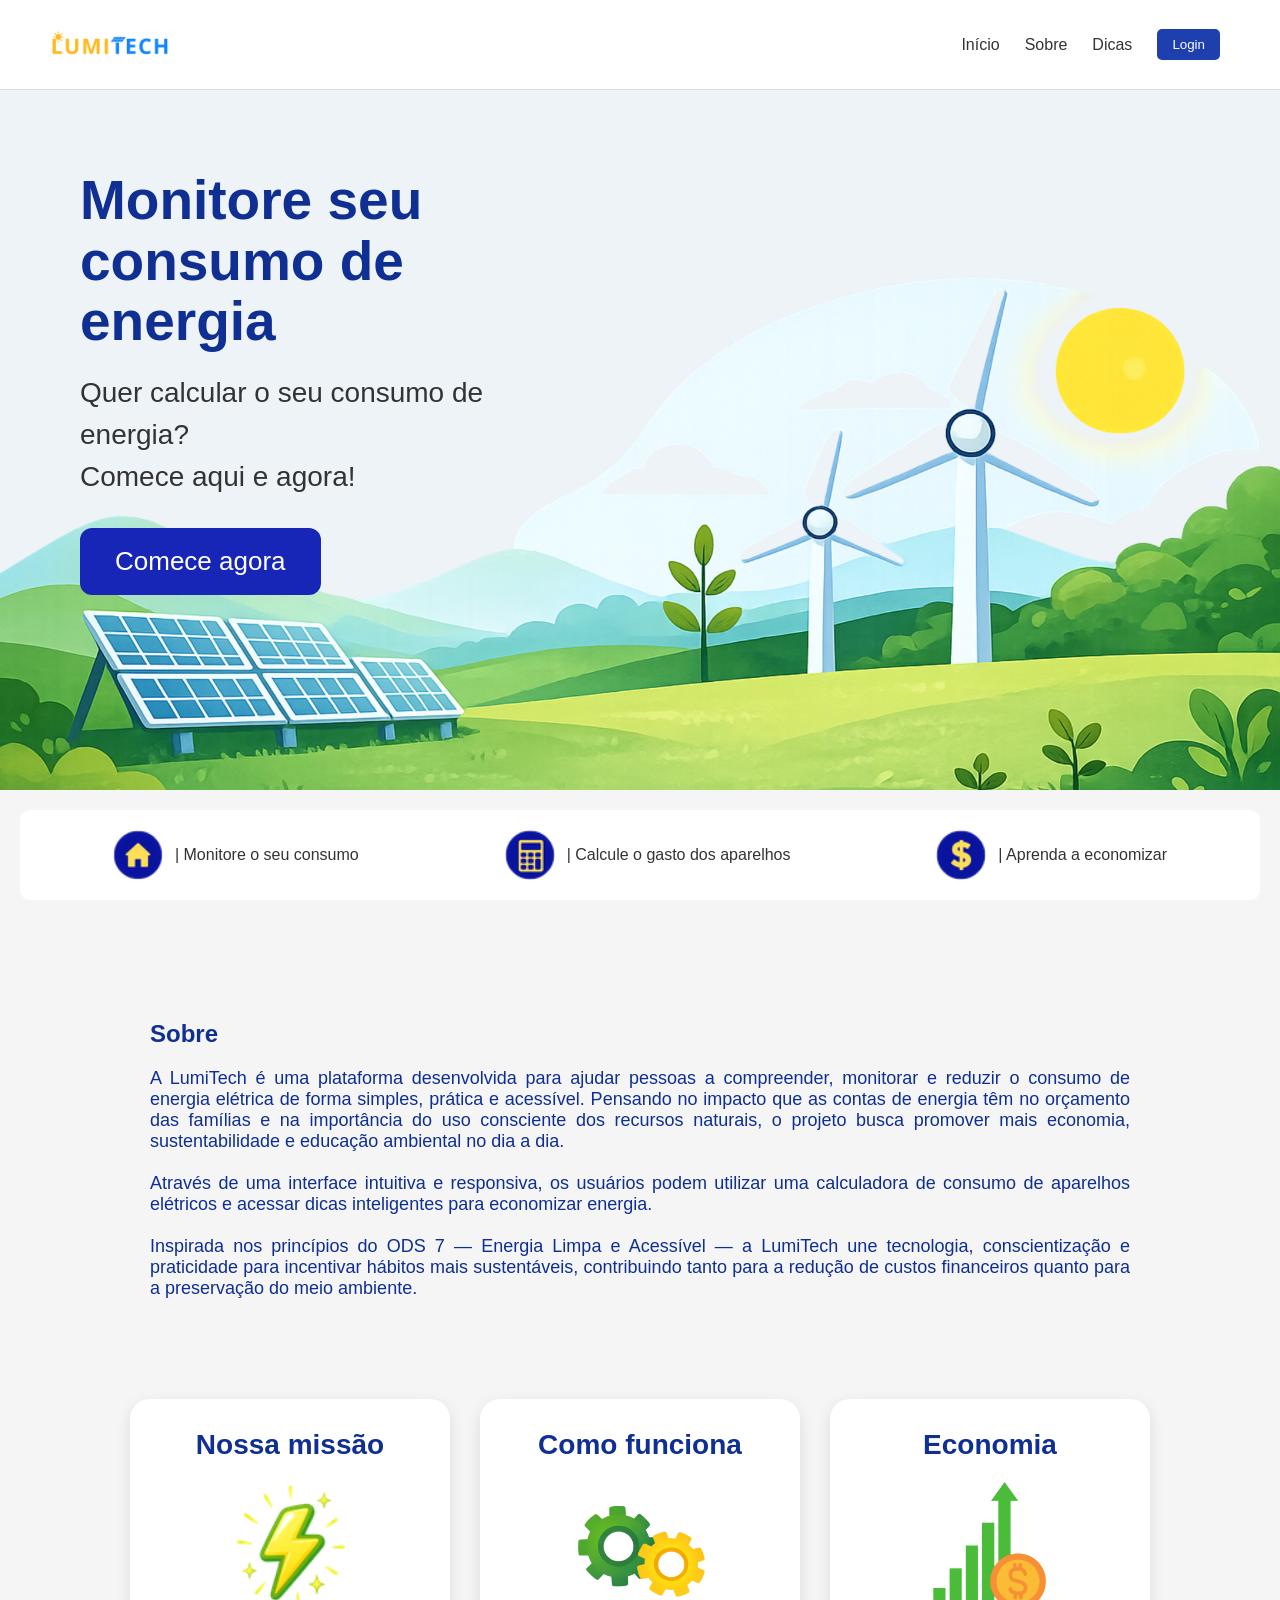
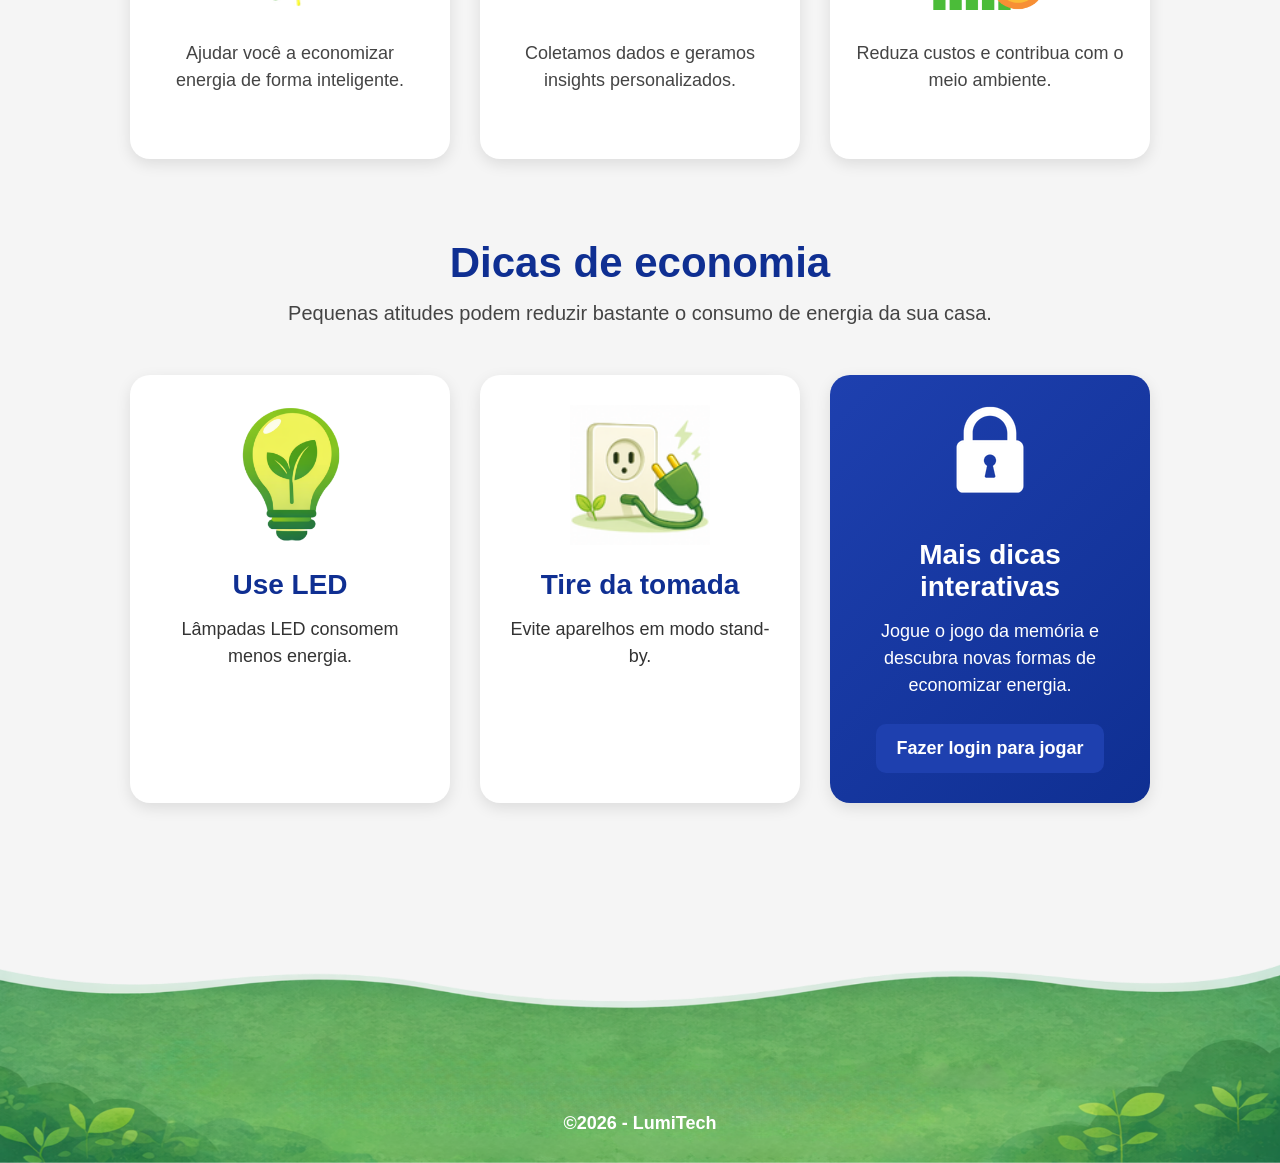
<file: index.html>
<!DOCTYPE html>
<html lang="pt-BR">

<head>
  <meta charset="UTF-8">
  <meta name="viewport" content="width=device-width, initial-scale=1.0">
  <link rel="icon" href="img/logo.png" type="image/png">
  <title>LumiTech</title>
  <link rel="stylesheet" href="style.css">
</head>

<body>

  <header class="header">
    <img class="logo" src="img/logo.png" alt="imagem">
    <nav class="nav">
      <a href="#inicio">Início</a>
      <a href="#sobre">Sobre</a>
      <a href="#dicas">Dicas</a>
      <button onclick="window.location.href='login/login.html'" class="btn_login">Login</button>
    </nav>
  </header>

  <section id="inicio" class="comece_agora">
    <div class="comece_textos">
      <h1>Monitore seu consumo de energia</h1>
      <p>
        Quer calcular o seu consumo de energia?
        <br>
        Comece aqui e agora!
      </p>
      <button onclick="window.location.href='calculadora/calculadora.html'" class="btn_comece">Comece agora</button>
    </div>

    <div class="comece_imagem">
      <img src="img/energia.png" alt="imagem">
    </div>
  </section>

  <section class="info">
    <div class="info_itens">
      <img src="img/casa.png" alt="imagem">
      <p>| Monitore o seu consumo </p>
    </div>

    <div class="info_itens">
      <img src="img/calculadora.png" alt="imagem">
      <p>| Calcule o gasto dos aparelhos</p>
    </div>

    <div class="info_itens">
      <img src="img/dinheiro.png" alt="imagem">
      <p>| Aprenda a economizar</p>
    </div>
  </section>

  <section id="sobre" class="sobre">
    <h1>Sobre</h1>
    <p>
      A LumiTech é uma plataforma desenvolvida para ajudar pessoas a compreender, monitorar e reduzir o consumo de
      energia elétrica de forma simples, prática e acessível.
      Pensando no impacto que as contas de energia têm no orçamento das famílias e na importância do uso consciente dos
      recursos naturais, o projeto busca promover mais economia, sustentabilidade e educação ambiental no dia a dia.
      <br><br>

      Através de uma interface intuitiva e responsiva, os usuários podem utilizar uma calculadora de consumo de
      aparelhos elétricos e acessar dicas inteligentes para
      economizar energia.
      <br><br>

      Inspirada nos princípios do ODS 7 — Energia Limpa e Acessível — a LumiTech une tecnologia, conscientização e
      praticidade para incentivar hábitos mais sustentáveis, contribuindo tanto para a redução de custos financeiros
      quanto para a preservação do meio ambiente.
    </p>
  </section>

  <section id="sobre" class="cards">

    <div class="card">
      <h3>Nossa missão</h3>
      <img src="img/missao.png" alt="imagem" class="img_card">
      <p>Ajudar você a economizar energia de forma inteligente.</p>
    </div>

    <div class="card">
      <h3>Como funciona</h3>
      <img src="img/engrenagem.png" alt="imagem" class="img_card">
      <p>Coletamos dados e geramos insights personalizados.</p>
    </div>

    <div class="card">
      <h3>Economia</h3>
      <img src="img/economia.png" alt="imagem" class="img_card">
      <p>Reduza custos e contribua com o meio ambiente.</p>
    </div>
  </section>

  <section id="dicas" class="dicas">

    <h2>Dicas de economia</h2>

    <p class="texto_dicas">
      Pequenas atitudes podem reduzir bastante o consumo de energia da sua casa.
    </p>

    <div class="dicas_cards">

      <div class="dica_card">
        <img src="img/lampada.png" alt="imagem">
        <h3>Use LED</h3>
        <p>Lâmpadas LED consomem menos energia.</p>
      </div>

      <div class="dica_card">
        <img src="img/tomada.png" alt="imagem">
        <h3>Tire da tomada</h3>
        <p>Evite aparelhos em modo stand-by.</p>
      </div>

      <div class="dica_card bloqueado">

        <div class="cadeado">
          <img src="img/cadeado.png" alt="imagem">
        </div>

        <h3>Mais dicas interativas</h3>

        <p>
          Jogue o jogo da memória e descubra novas formas de economizar energia.
        </p>

        <button onclick="window.location.href='login/login.html'">
          Fazer login para jogar
        </button>

      </div>

    </div>

  </section>

  <footer class="footer">
    <img src="img/rodape.png" alt="imagem">
    <p>©2026 - LumiTech</p>
  </footer>

</body>

</html>
</file>
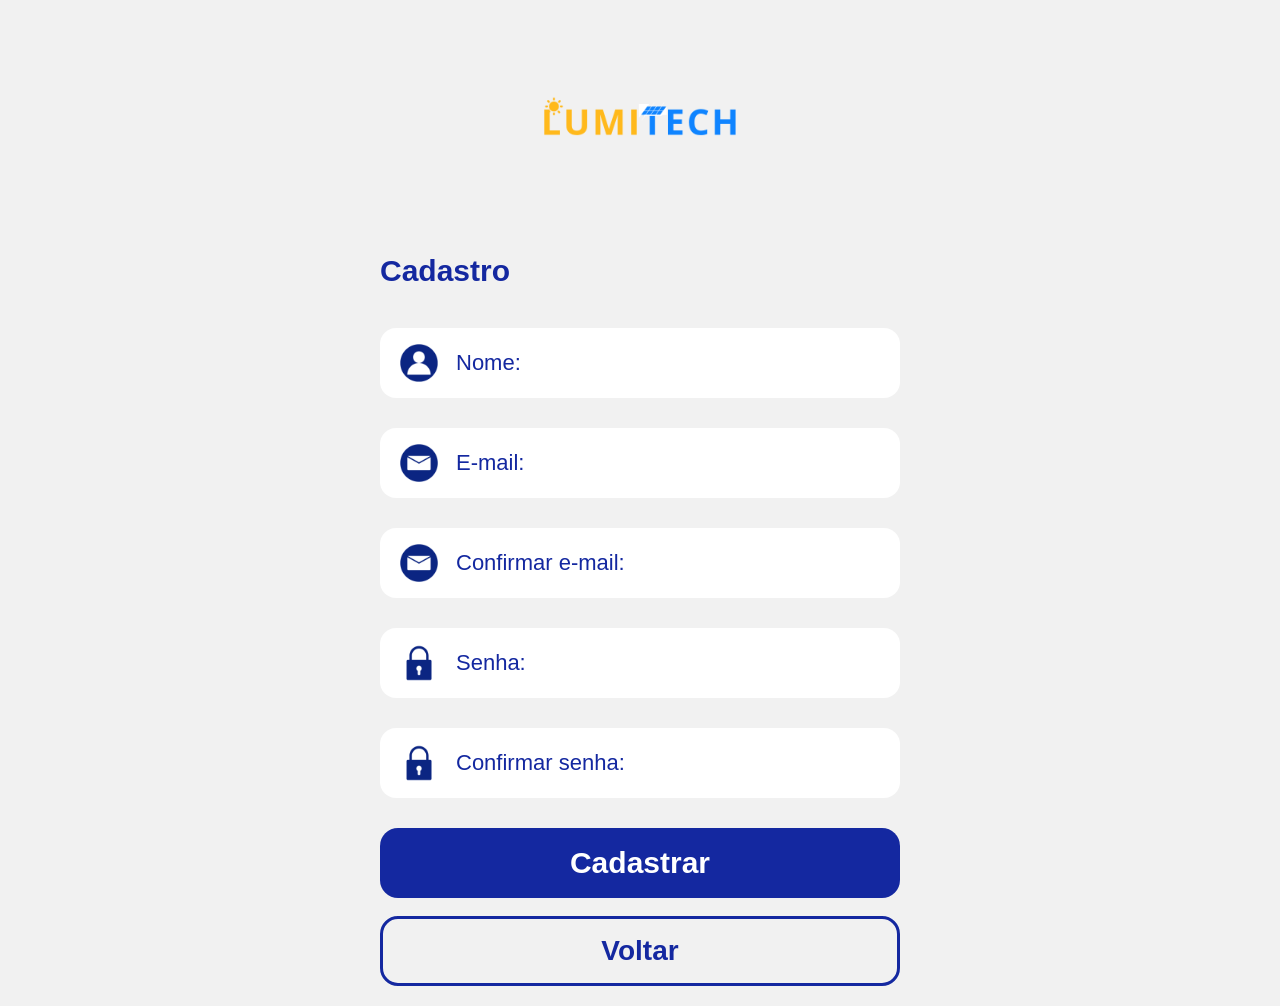
<file: cadastro.html>
<!DOCTYPE html>
<html lang="pt-br">

<head>
  <meta charset="UTF-8">
  <meta name="viewport" content="width=device-width, initial-scale=1.0">
  <title>Cadastro | LumiTech</title>
  <link rel="stylesheet" href="cadastro.css">
  <link rel="icon" type="image/png" href="img/logo.png">
</head>

<body>

  <div class="container">

    <div class="logo">
      <img src="img/logo.png" alt="Logo LumiTech">
    </div>

    <div class="cad">

      <h1>Cadastro</h1>

      <form>

        <div class="input_caixa">
          <div class="input_icone">
            <img src="img/usuario.png" alt="">
          </div>

          <input type="text"
                 id="nome"
                 name="nome"
                 placeholder="Nome:"
                 required>
        </div>

        <div class="input_caixa">
          <div class="input_icone">
            <img src="img/email.png" alt="">
          </div>

          <input type="email"
                 id="email"
                 name="email"
                 placeholder="E-mail:"
                 required>
        </div>

        <div class="input_caixa">
          <div class="input_icone">
            <img src="img/email.png" alt="">
          </div>

          <input type="email"
          id="confirmar_email"
                 placeholder="Confirmar e-mail:"
                 required>
        </div>

        <div class="input_caixa">
          <div class="input_icone">
            <img src="img/senha.png" alt="">
          </div>

          <input type="password"
                 id="senha"
                 name="senha"
                 placeholder="Senha:"
                 required>
        </div>

        <div class="input_caixa">
          <div class="input_icone">
            <img src="img/senha.png" alt="">
          </div>

          <input type="password"
          id="confirmar_senha"
                 placeholder="Confirmar senha:"
                 required>
        </div>

        <div class="botoes_div">
          <button type="submit" class="btn_cad">
            Cadastrar
          </button>

          <a href="index.html"
             class="voltar">
             Voltar
          </a>
        </div>

      </form>

    </div>

  </div>

<script src="cadastro.js"></script>

</body>
</html>
</file>
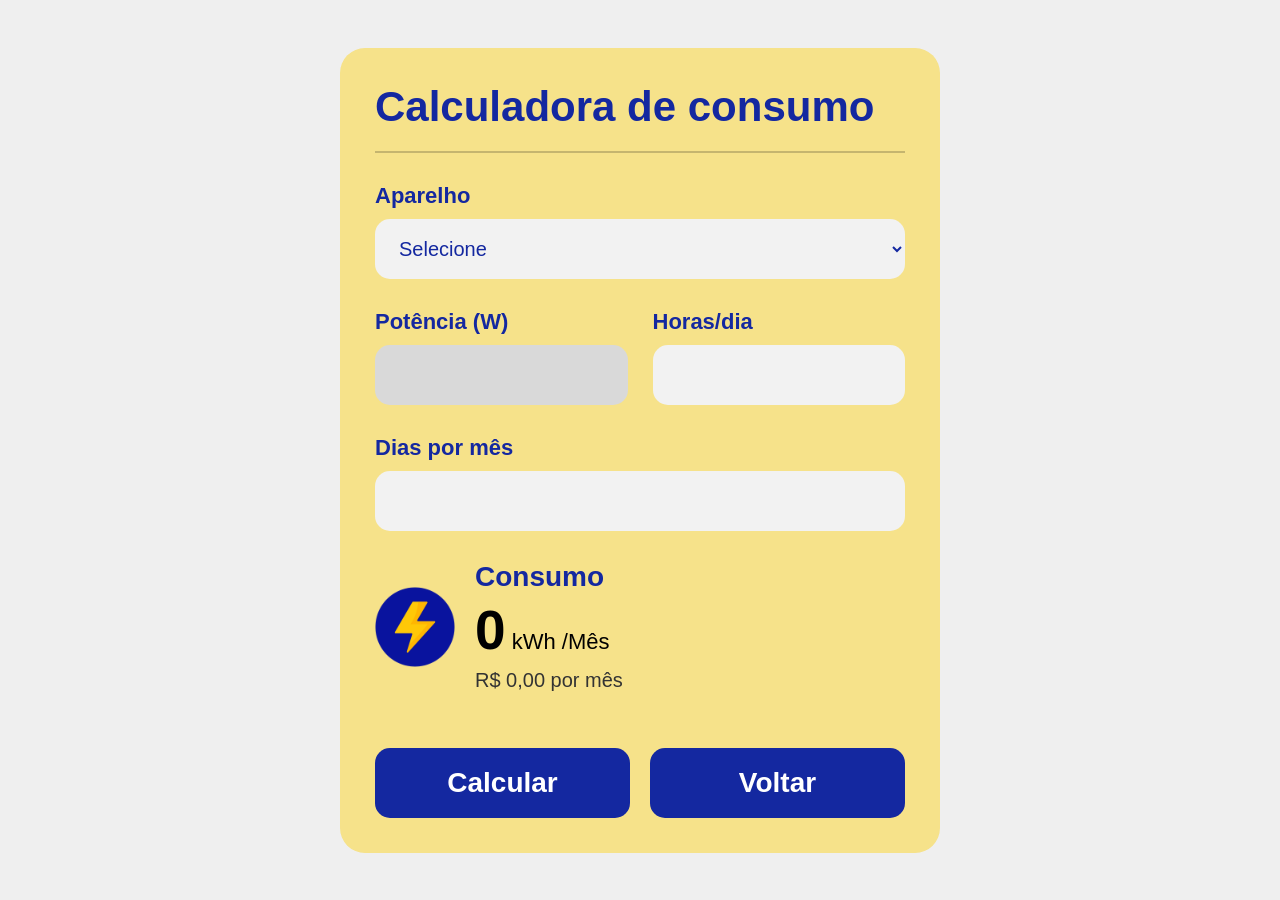
<file: calculadora.html>
<!DOCTYPE html>
<html lang="pt-BR">

<head>
  <meta charset="UTF-8">
  <meta name="viewport" content="width=device-width, initial-scale=1.0">
  <title>Calculadora de Consumo | LumiTech</title>
  <link rel="stylesheet" href="calculadora.css">
  <link rel="icon" type="image/png" href="img/logo.png">
</head>

<body>

  <div class="container">

    <h1>Calculadora de consumo</h1>

    <div class="linha"></div>

    <!--Aparelho-->
    <div class="aparelho">
      <label for="aparelho">
        Aparelho
      </label>

      <select id="aparelho">
        <option value="">Selecione</option>

        <option value="150">Geladeira</option>
        <option value="250">Geladeira Frost-free</option>
        <option value="120">Freezer</option>
        <option value="4500">Chuveiro Elétrico</option>
        <option value="1000">Micro-ondas</option>
        <option value="900">Ar-condicionado (janela ~7.500 BTU)</option>
        <option value="60">Televisão LED 32" </option>
        <option value="60">Lâmpada Incandescente</option>
        <option value="15">Lâmpada Fluorescente (CFL)</option>
        <option value="10">Lâmpada LED</option>
        <option value="1200">Ferro de Passar</option>
        <option value="500">Lavadora de Roupas</option>
        <option value="50">Ventilador de Mesa/Pedestal</option>
        <option value="1500">Secador de Cabelo</option>
        <option value="1000">Forno Elétrico</option>
        <option value="10">Roteador Wi-Fi</option>
        <option value="300">Computador Desktop </option>
        <option value="50">Notebook</option>
        <option value="2000">Aquecedor (ambiente)</option>
        <option value="800">Cafeteira Elétrica</option>
        <option value="1200">Lava-Louças</option>
      </select>
    </div>

    <!--Parte dos inputs-->
    <div class="linha_inputs">
      <!--potencia-->
      <div class="potencia">
        <label for="potencia">
          Potência (W)
        </label>
        <input type="number" id="potencia" readonly>
      </div>

      <!--Horas-->
      <div class="horas">
        <label for="horas">
          Horas/dia
        </label>
        <input type="number" id="horas" min="1">
      </div>
    </div>

    <!--Dias-->
    <div class="dias">
      <label for="dias">
        Dias por mês
      </label>
      <input type="number" id="dias" min="1" max="31">
    </div>

    <!--Resultado-->
    <div class="resultado_box">
      <div class="resultado">
        <div class="icone">
          <img src="img/raio.png" alt="">
        </div>

        <div class="resultado-texto">
          <h2>Consumo</h2>
          <p>
            <span id="resultadoKwh">0</span>
            kWh /Mês
          </p>

          <p>
            <span id="resultadoValor">
              R$ 0,00 por mês
            </span>
          </p>

        </div>
      </div>

      <button onclick="calcular()">
        Calcular
      </button>
      
      <button onclick="voltarPagina()">
        Voltar
      </button>

    </div>
  </div>

  <script src="calculadora.js"></script>

</body>

</html>
</file>
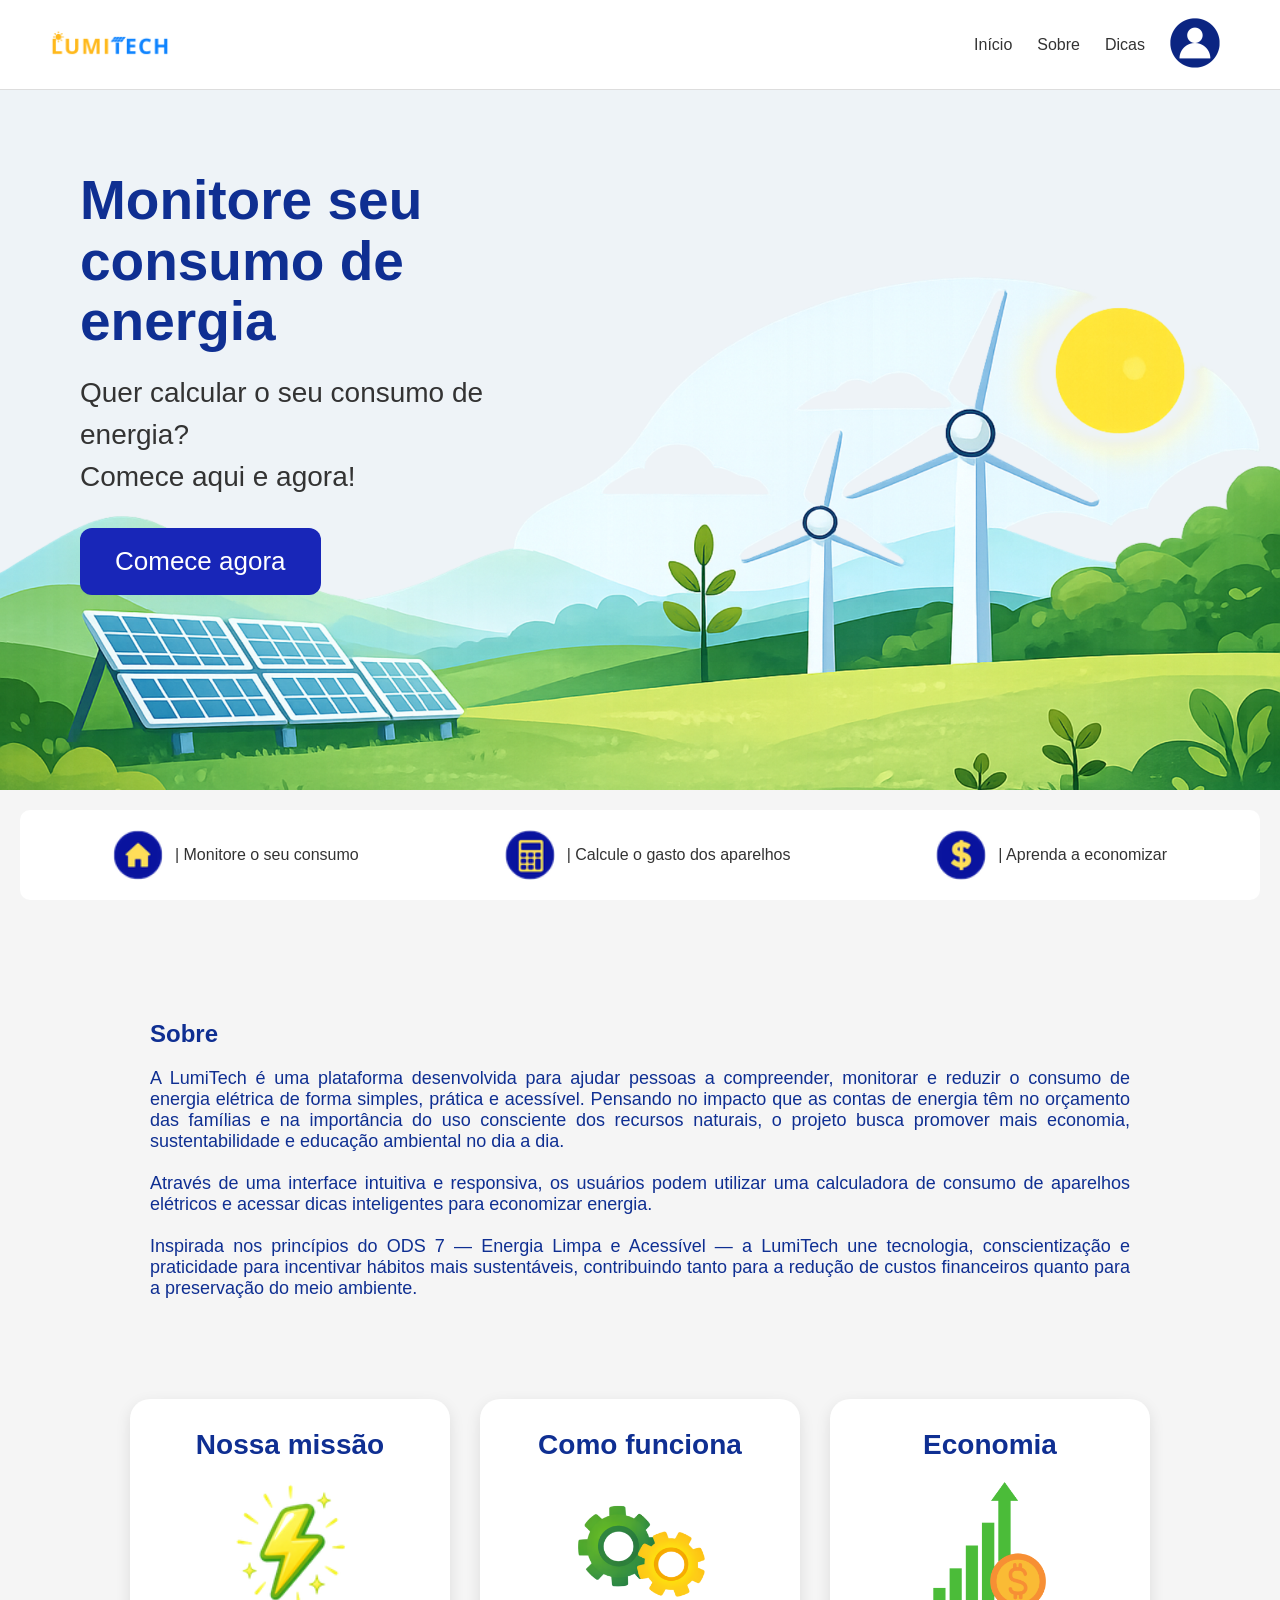
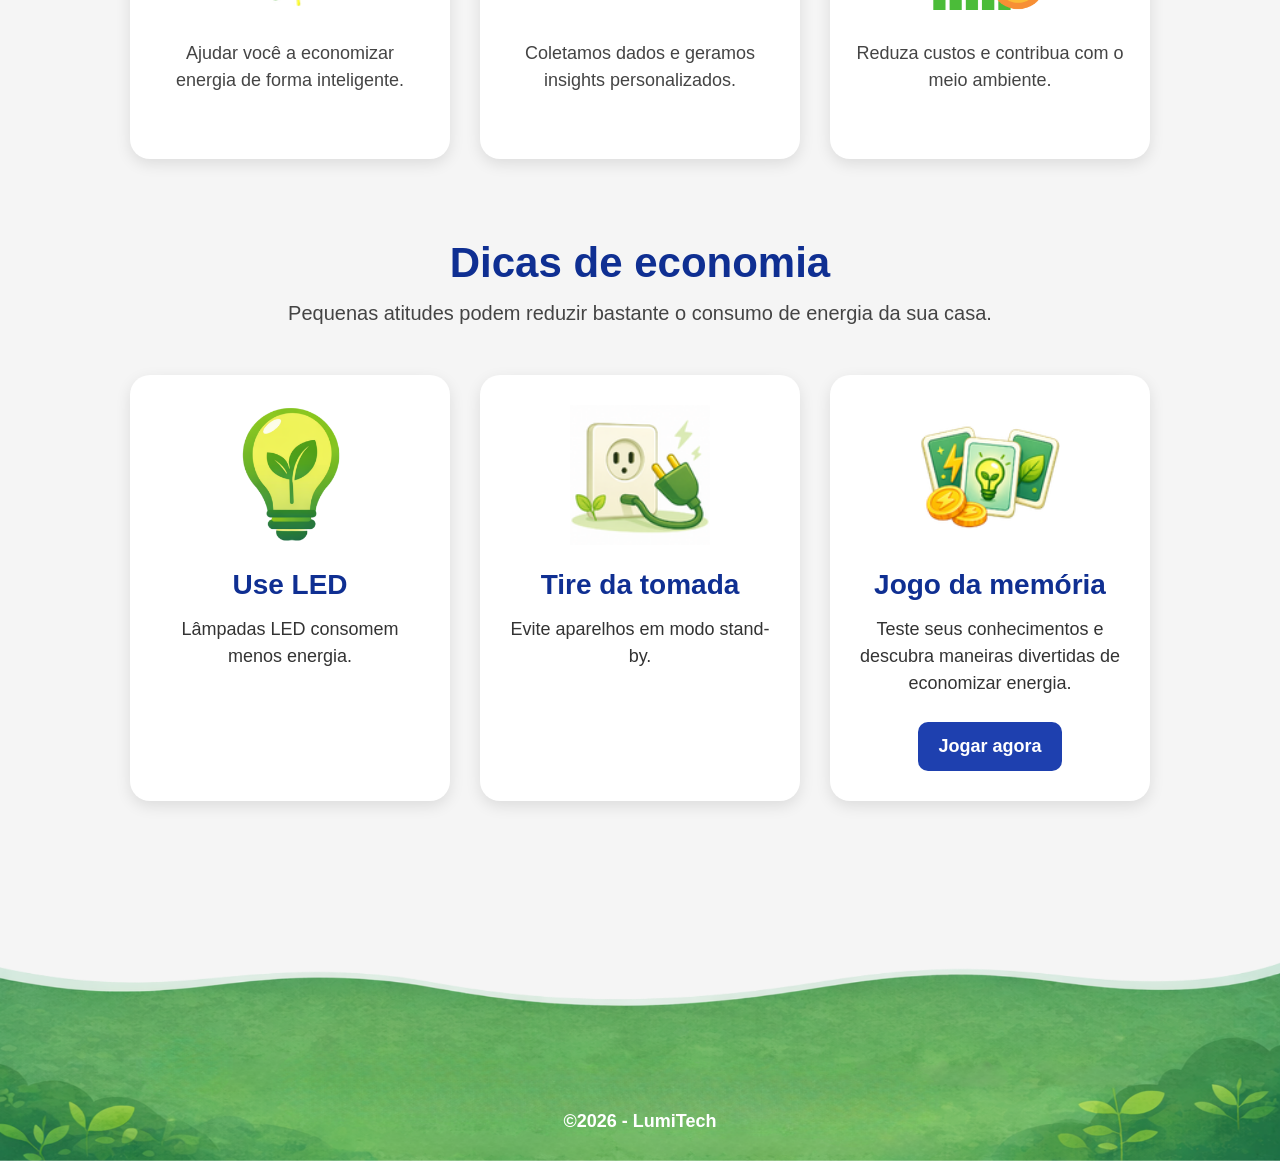
<file: index_logado.html>
<!DOCTYPE html>
<html lang="pt-BR">

<head>
  <meta charset="UTF-8">
  <meta name="viewport" content="width=device-width, initial-scale=1.0">
  <link rel="icon" href="img/logo.png" type="image/png">
  <title>LumiTech</title>
  <link rel="stylesheet" href="style.css">
</head>

<body>

  <header class="header">
    <img class="logo" src="img/logo.png" alt="imagem">
    <nav class="nav">
      <a href="#inicio">Início</a>
      <a href="#sobre">Sobre</a>
      <a href="#dicas">Dicas</a>

      <div class="usuario_menu">

        <img src="img/usuario.png" class="usuario" alt="Usuário">

        <div class="menu_dropdown" id="menuDropdown">

          <p>
            Olá, <span id="nomeUsuario"></span>!
          </p>

          <button onclick="sair()">
            Sair
          </button>

        </div>

      </div>

    </nav>
  </header>

  <section id="inicio" class="comece_agora">
    <div class="comece_textos">
      <h1>Monitore seu consumo de energia</h1>
      <p>
        Quer calcular o seu consumo de energia?
        <br>
        Comece aqui e agora!
      </p>
      <button onclick="window.location.href='calculadora/calculadora.html'" class="btn_comece">Comece agora</button>
    </div>

    <div class="comece_imagem">
      <img src="img/energia.png" alt="imagem">
    </div>
  </section>

  <section class="info">
    <div class="info_itens">
      <img src="img/casa.png" alt="imagem">
      <p>| Monitore o seu consumo </p>
    </div>

    <div class="info_itens">
      <img src="img/calculadora.png" alt="imagem">
      <p>| Calcule o gasto dos aparelhos</p>
    </div>

    <div class="info_itens">
      <img src="img/dinheiro.png" alt="imagem">
      <p>| Aprenda a economizar</p>
    </div>
  </section>

  <section id="sobre" class="sobre">
    <h1>Sobre</h1>
    <p>
      A LumiTech é uma plataforma desenvolvida para ajudar pessoas a compreender, monitorar e reduzir o consumo de
      energia elétrica de forma simples, prática e acessível.
      Pensando no impacto que as contas de energia têm no orçamento das famílias e na importância do uso consciente dos
      recursos naturais, o projeto busca promover mais economia, sustentabilidade e educação ambiental no dia a dia.
      <br><br>

      Através de uma interface intuitiva e responsiva, os usuários podem utilizar uma calculadora de consumo de
      aparelhos elétricos e acessar dicas inteligentes para
      economizar energia.
      <br><br>

      Inspirada nos princípios do ODS 7 — Energia Limpa e Acessível — a LumiTech une tecnologia, conscientização e
      praticidade para incentivar hábitos mais sustentáveis, contribuindo tanto para a redução de custos financeiros
      quanto para a preservação do meio ambiente.
    </p>
  </section>

  <section id="dicas" class="cards">

    <div class="card">
      <h3>Nossa missão</h3>
      <img src="img/missao.png" alt="imagem" class="img_card">
      <p>Ajudar você a economizar energia de forma inteligente.</p>
    </div>

    <div class="card">
      <h3>Como funciona</h3>
      <img src="img/engrenagem.png" alt="imagem" class="img_card">
      <p>Coletamos dados e geramos insights personalizados.</p>
    </div>

    <div class="card">
      <h3>Economia</h3>
      <img src="img/economia.png" alt="imagem" class="img_card">
      <p>Reduza custos e contribua com o meio ambiente.</p>
    </div>
  </section>

  <section id="dicas" class="dicas">

    <h2>Dicas de economia</h2>

    <p class="texto_dicas">
      Pequenas atitudes podem reduzir bastante o consumo de energia da sua casa.
    </p>

    <div class="dicas_cards">

      <div class="dica_card">
        <img src="img/lampada.png" alt="imagem">
        <h3>Use LED</h3>
        <p>Lâmpadas LED consomem menos energia.</p>
      </div>

      <div class="dica_card">
        <img src="img/tomada.png" alt="imagem">
        <h3>Tire da tomada</h3>
        <p>Evite aparelhos em modo stand-by.</p>
      </div>

      <div class="dica_card">

        <img src="img/jogo.png" alt="imagem">

        <h3>Jogo da memória</h3>

        <p>
          Teste seus conhecimentos e descubra maneiras divertidas de economizar energia.
        </p>

        <button onclick="window.location.href='jogo/menu_jogo.html'">
          Jogar agora
        </button>

      </div>

    </div>

  </section>

  <footer class="footer">
    <img src="img/rodape.png" alt="imagem">
    <p>©2026 - LumiTech</p>
  </footer>

  <script src="index_logado.js"></script>

</body>

</html>
</file>
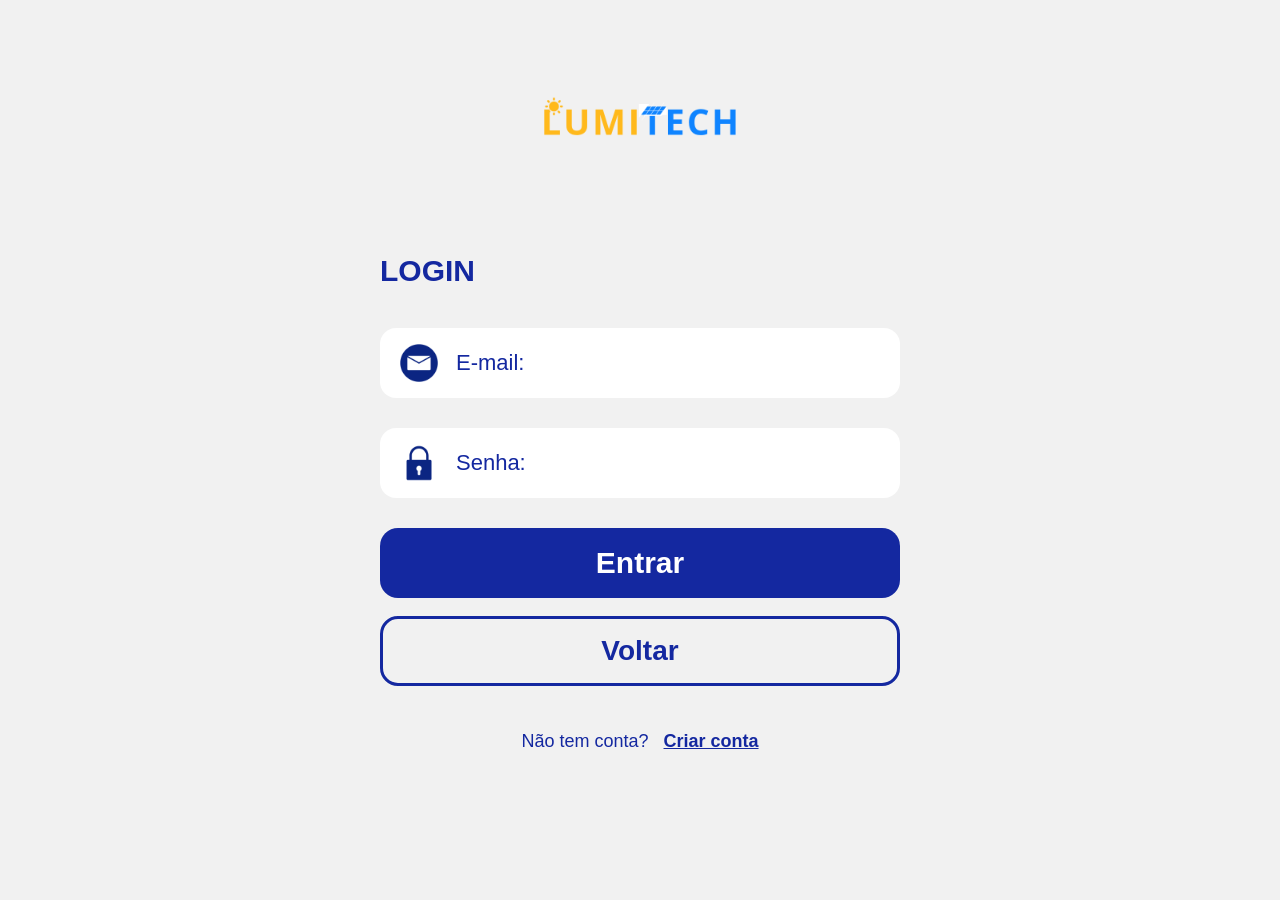
<file: login.html>
<!DOCTYPE html>
<html lang="pt-br">

<head>
  <meta charset="UTF-8">
  <meta name="viewport" content="width=device-width, initial-scale=1.0">
  <title>Login | LumiTech</title>
  <link rel="stylesheet" href="login.css">
  <link rel="icon" type="image/png" href="img/logo.png">
</head>

<body>

  <div class="container">
    <div class="logo">
      <img src="img/logo.png" alt="Logo LumiTech">
    </div>

    <div class="login">

      <h1>LOGIN</h1>

      <form id="form_login">
        <div class="input_caixa">

          <div class="input_icone">
            <img src="img/email.png" alt="Ícone de e-mail">
          </div>

          <input type="text" name="login" id="login" placeholder="E-mail:" required>

        </div>

        <div class="input_caixa">

          <div class="input_icone">
            <img src="img/senha.png" alt="Ícone de senha">
          </div>

          <input type="password" name="senha" id="senha" placeholder="Senha:" required>

        </div>

        <div class="botoes_div">

          <button type="submit" class="btn_entrar">
            Entrar
          </button>

          <a href="index.html" class="voltar">
            Voltar
          </a>

        </div>

        <p class="cadastro">
          Não tem conta?
          <a href="cadastro.html">
            Criar conta
          </a>
        </p>

      </form>

    </div>

  </div>

<script src="login.js"></script>

</body>

</html>
</file>
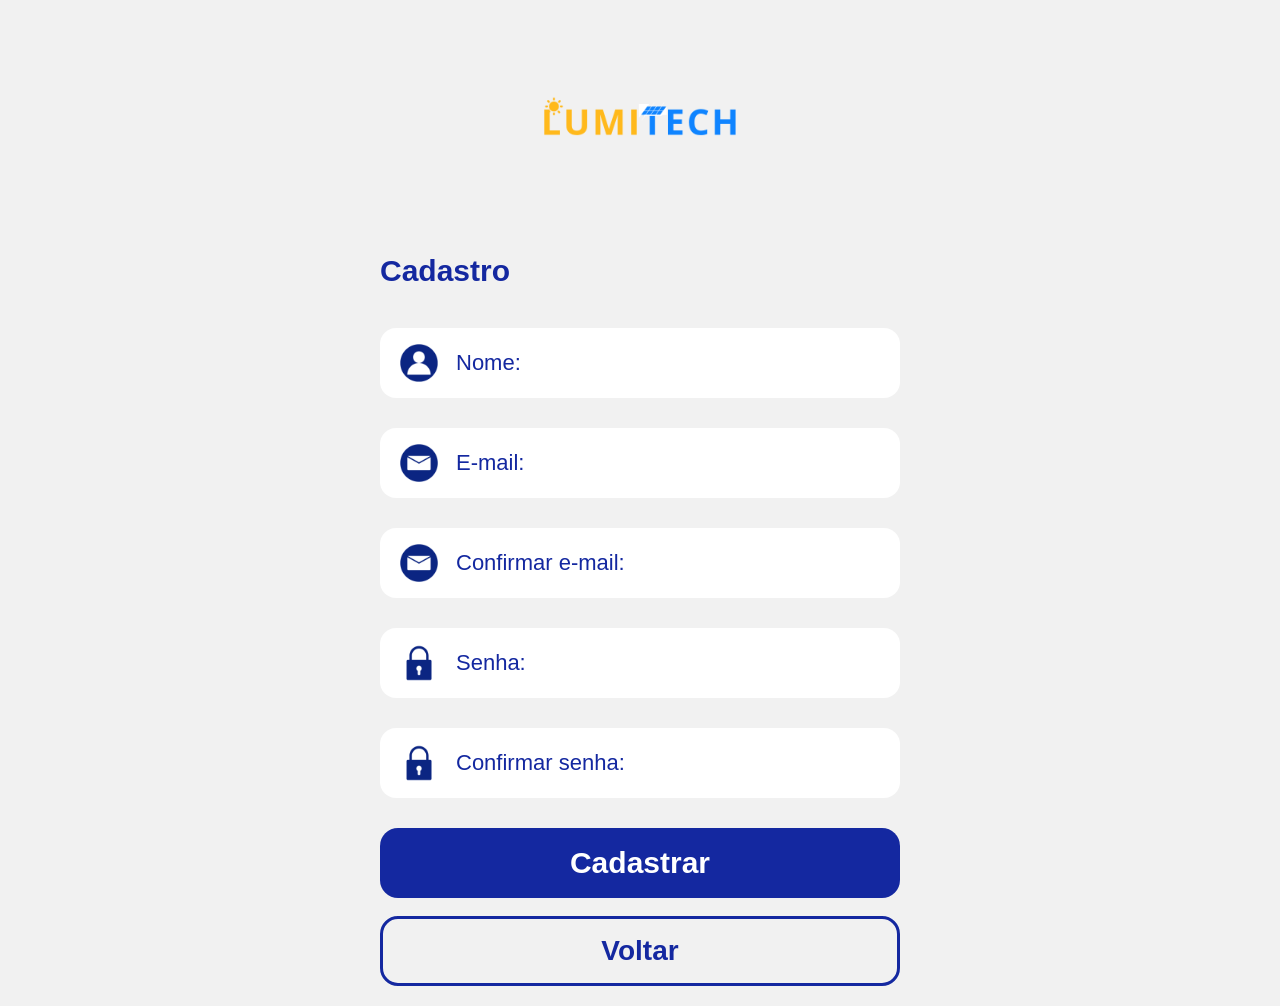
<file: cadastro/cadastro.html>
<!DOCTYPE html>
<html lang="pt-br">

<head>
  <meta charset="UTF-8">
  <meta name="viewport" content="width=device-width, initial-scale=1.0">
  <title>Cadastro | LumiTech</title>
  <link rel="stylesheet" href="cadastro.css">
  <link rel="icon" type="image/png" href="../img/logo.png">
</head>

<body>

  <div class="container">

    <div class="logo">
      <img src="../img/logo.png" alt="Logo LumiTech">
    </div>

    <div class="cad">

      <h1>Cadastro</h1>

      <form>

        <div class="input_caixa">
          <div class="input_icone">
            <img src="../img/usuario.png" alt="">
          </div>

          <input type="text"
                 id="nome"
                 name="nome"
                 placeholder="Nome:"
                 required>
        </div>

        <div class="input_caixa">
          <div class="input_icone">
            <img src="../img/email.png" alt="">
          </div>

          <input type="email"
                 id="email"
                 name="email"
                 placeholder="E-mail:"
                 required>
        </div>

        <div class="input_caixa">
          <div class="input_icone">
            <img src="../img/email.png" alt="">
          </div>

          <input type="email"
          id="confirmar_email"
                 placeholder="Confirmar e-mail:"
                 required>
        </div>

        <div class="input_caixa">
          <div class="input_icone">
            <img src="../img/senha.png" alt="">
          </div>

          <input type="password"
                 id="senha"
                 name="senha"
                 placeholder="Senha:"
                 required>
        </div>

        <div class="input_caixa">
          <div class="input_icone">
            <img src="../img/senha.png" alt="">
          </div>

          <input type="password"
          id="confirmar_senha"
                 placeholder="Confirmar senha:"
                 required>
        </div>

        <div class="botoes_div">
          <button type="submit" class="btn_cad">
            Cadastrar
          </button>

          <a href="../index.html"
             class="voltar">
             Voltar
          </a>
        </div>

      </form>

    </div>

  </div>

<script src="cadastro.js"></script>

</body>
</html>
</file>
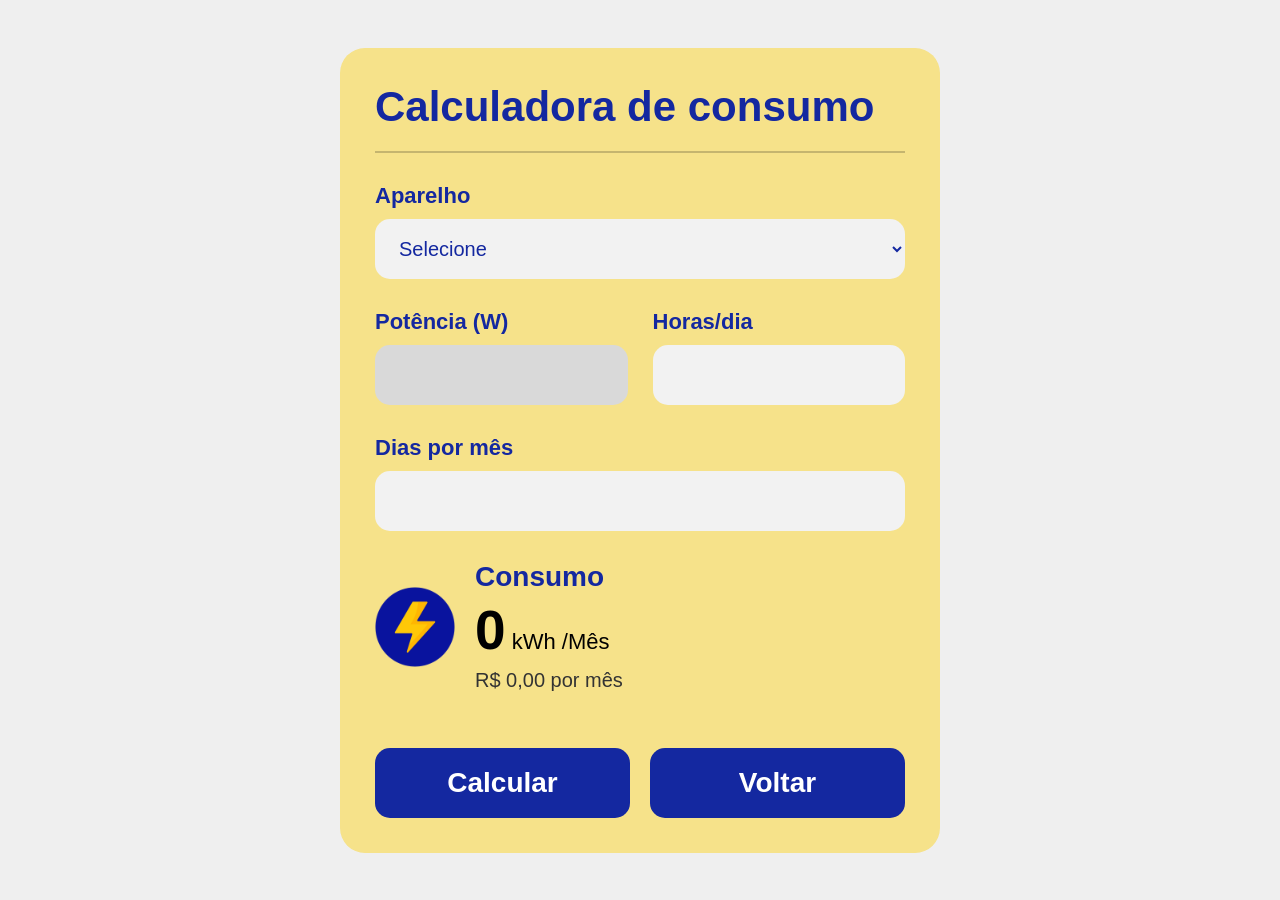
<file: calculadora/calculadora.html>
<!DOCTYPE html>
<html lang="pt-BR">

<head>
  <meta charset="UTF-8">
  <meta name="viewport" content="width=device-width, initial-scale=1.0">
  <title>Calculadora de Consumo | LumiTech</title>
  <link rel="stylesheet" href="calculadora.css">
  <link rel="icon" type="image/png" href="../img/logo.png">
</head>

<body>

  <div class="container">

    <h1>Calculadora de consumo</h1>

    <div class="linha"></div>

    <!--Aparelho-->
    <div class="aparelho">
      <label for="aparelho">
        Aparelho
      </label>

      <select id="aparelho">
        <option value="">Selecione</option>

        <option value="150">Geladeira</option>
        <option value="250">Geladeira Frost-free</option>
        <option value="120">Freezer</option>
        <option value="4500">Chuveiro Elétrico</option>
        <option value="1000">Micro-ondas</option>
        <option value="900">Ar-condicionado (janela ~7.500 BTU)</option>
        <option value="60">Televisão LED 32" </option>
        <option value="60">Lâmpada Incandescente</option>
        <option value="15">Lâmpada Fluorescente (CFL)</option>
        <option value="10">Lâmpada LED</option>
        <option value="1200">Ferro de Passar</option>
        <option value="500">Lavadora de Roupas</option>
        <option value="50">Ventilador de Mesa/Pedestal</option>
        <option value="1500">Secador de Cabelo</option>
        <option value="1000">Forno Elétrico</option>
        <option value="10">Roteador Wi-Fi</option>
        <option value="300">Computador Desktop </option>
        <option value="50">Notebook</option>
        <option value="2000">Aquecedor (ambiente)</option>
        <option value="800">Cafeteira Elétrica</option>
        <option value="1200">Lava-Louças</option>
      </select>
    </div>

    <!--Parte dos inputs-->
    <div class="linha_inputs">
      <!--potencia-->
      <div class="potencia">
        <label for="potencia">
          Potência (W)
        </label>
        <input type="number" id="potencia" readonly>
      </div>

      <!--Horas-->
      <div class="horas">
        <label for="horas">
          Horas/dia
        </label>
        <input type="number" id="horas" min="1">
      </div>
    </div>

    <!--Dias-->
    <div class="dias">
      <label for="dias">
        Dias por mês
      </label>
      <input type="number" id="dias" min="1" max="31">
    </div>

    <!--Resultado-->
    <div class="resultado_box">
      <div class="resultado">
        <div class="icone">
          <img src="../img/raio.png" alt="">
        </div>

        <div class="resultado-texto">
          <h2>Consumo</h2>
          <p>
            <span id="resultadoKwh">0</span>
            kWh /Mês
          </p>

          <p>
            <span id="resultadoValor">
              R$ 0,00 por mês
            </span>
          </p>

        </div>
      </div>

      <button onclick="calcular()">
        Calcular
      </button>
      
      <button onclick="voltarPagina()">
        Voltar
      </button>

    </div>
  </div>

  <script src="calculadora.js"></script>

</body>

</html>
</file>
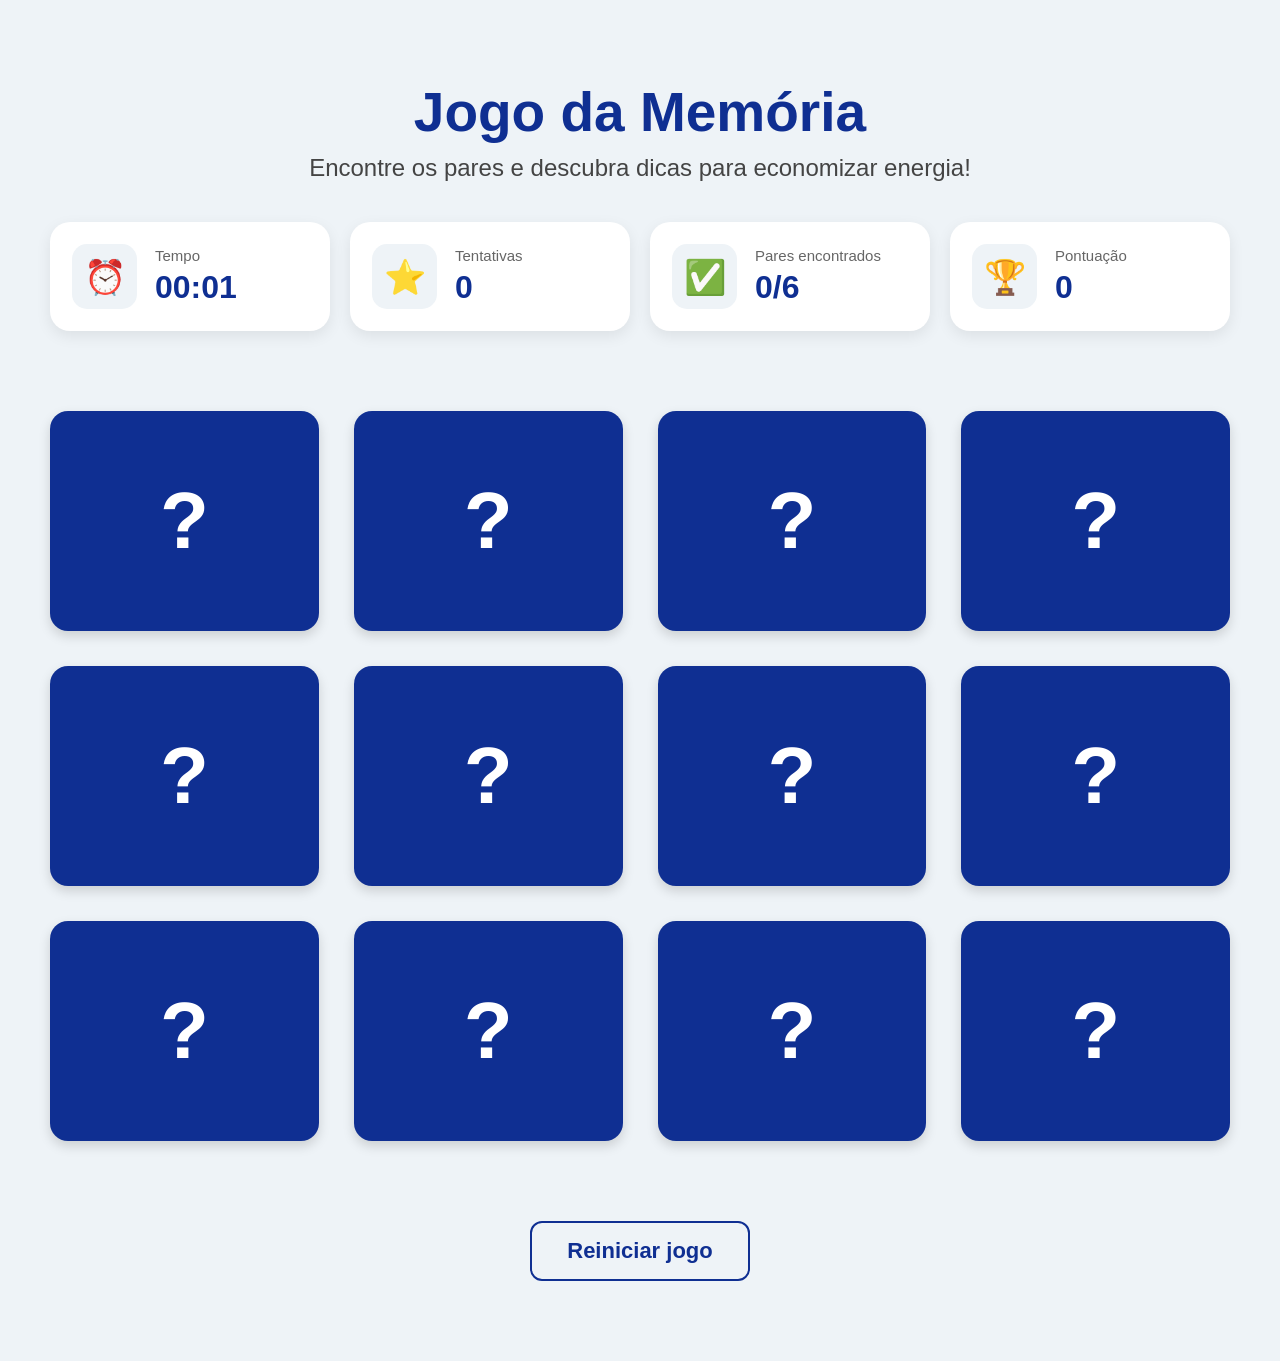
<file: jogo/jogo.html>
<!DOCTYPE html>
<html lang="pt-BR">

<head>
  <meta charset="UTF-8">
  <meta name="viewport" content="width=device-width, initial-scale=1.0">
  <title>Jogo da Memória | LumiTech</title>
  <link rel="stylesheet" href="jogo.css">
  <link rel="icon" type="image/png" href="../img/logo.png">
</head>

<body>

  <section class="jogo_memoria">

    <h1>Jogo da Memória</h1>

    <p class="subtitulo">
      Encontre os pares e descubra dicas para economizar energia!
    </p>

    <div class="painel">

      <div class="box_status">
        <span>⏰</span>

        <div>
          <p>Tempo</p>
          <h2 id="tempo">00:00</h2>
        </div>
      </div>

      <div class="box_status">
        <span>⭐</span>

        <div>
          <p>Tentativas</p>
          <h2 id="tentativas">0</h2>
        </div>
      </div>


      <div class="box_status">
        <span>✅</span>

        <div>
          <p>Pares encontrados</p>
          <h2 id="pares">0/6</h2>
        </div>
      </div>

      <div class="box_status">
        <span>🏆</span>

        <div>
          <p>Pontuação</p>
          <h2 id="pontuacao">0</h2>
        </div>
      </div>

    </div>

    <div class="tabuleiro">

      <!-- PAR 1 -->

      <div class="carta" data-par="1">
        <div class="frente">?</div>

        <div class="verso">
          🚿 Banho rápido
        </div>
      </div>

      <div class="carta" data-par="1">
        <div class="frente">?</div>

        <div class="verso">
          O chuveiro elétrico consome muita energia.
        </div>
      </div>

      <!-- PAR 2 -->

      <div class="carta" data-par="2">
        <div class="frente">?</div>

        <div class="verso">
          💡 Use LED
        </div>
      </div>

      <div class="carta" data-par="2">
        <div class="frente">?</div>

        <div class="verso">
          Lâmpadas LED economizam mais energia.
        </div>
      </div>

      <!-- PAR 3 -->

      <div class="carta" data-par="3">
        <div class="frente">?</div>

        <div class="verso">
          ❄️ Geladeira fechada
        </div>
      </div>

      <div class="carta" data-par="3">
        <div class="frente">?</div>

        <div class="verso">
          Evite abrir a geladeira várias vezes.
        </div>
      </div>

      <!-- PAR 4 -->

      <div class="carta" data-par="4">
        <div class="frente">?</div>

        <div class="verso">
          🔌 Tire da tomada
        </div>
      </div>

      <div class="carta" data-par="4">
        <div class="frente">?</div>

        <div class="verso">
          Aparelhos em standby continuam consumindo.
        </div>
      </div>

      <!-- PAR 5 -->

      <div class="carta" data-par="5">
        <div class="frente">?</div>

        <div class="verso">
          🌞 Aproveite o sol
        </div>
      </div>

      <div class="carta" data-par="5">
        <div class="frente">?</div>

        <div class="verso">
          Use iluminação natural durante o dia.
        </div>
      </div>

      <!-- PAR 6 -->

      <div class="carta" data-par="6">
        <div class="frente">?</div>

        <div class="verso">
          👕 Junte roupas
        </div>
      </div>

      <div class="carta" data-par="6">
        <div class="frente">?</div>

        <div class="verso">
          Use a máquina de lavar com carga completa.
        </div>
      </div>

    </div>

    <button class="btn_reiniciar" onclick="location.reload()">
      Reiniciar jogo
    </button>

  </section>

  <div class="fim_jogo" id="fimJogo">

    <div class="box_final">

      <h1>Parabéns!</h1>

      <p>
        Você encontrou todos os pares!
      </p>

      <p>
        🏆 Pontuação:
        <span id="pontuacaoFinal">0</span>
      </p>

      <p>
        ⏰ Tempo:
        <span id="tempoFinal">00:00</span>
      </p>

      <button onclick="location.reload()">
        Jogar novamente
      </button>

      <button class="btn_sair" onclick="window.location.href='../index_logado.html'">
        Sair
      </button>

    </div>

  </div>

  <script src="jogo.js"></script>

</body>

</html>
</file>
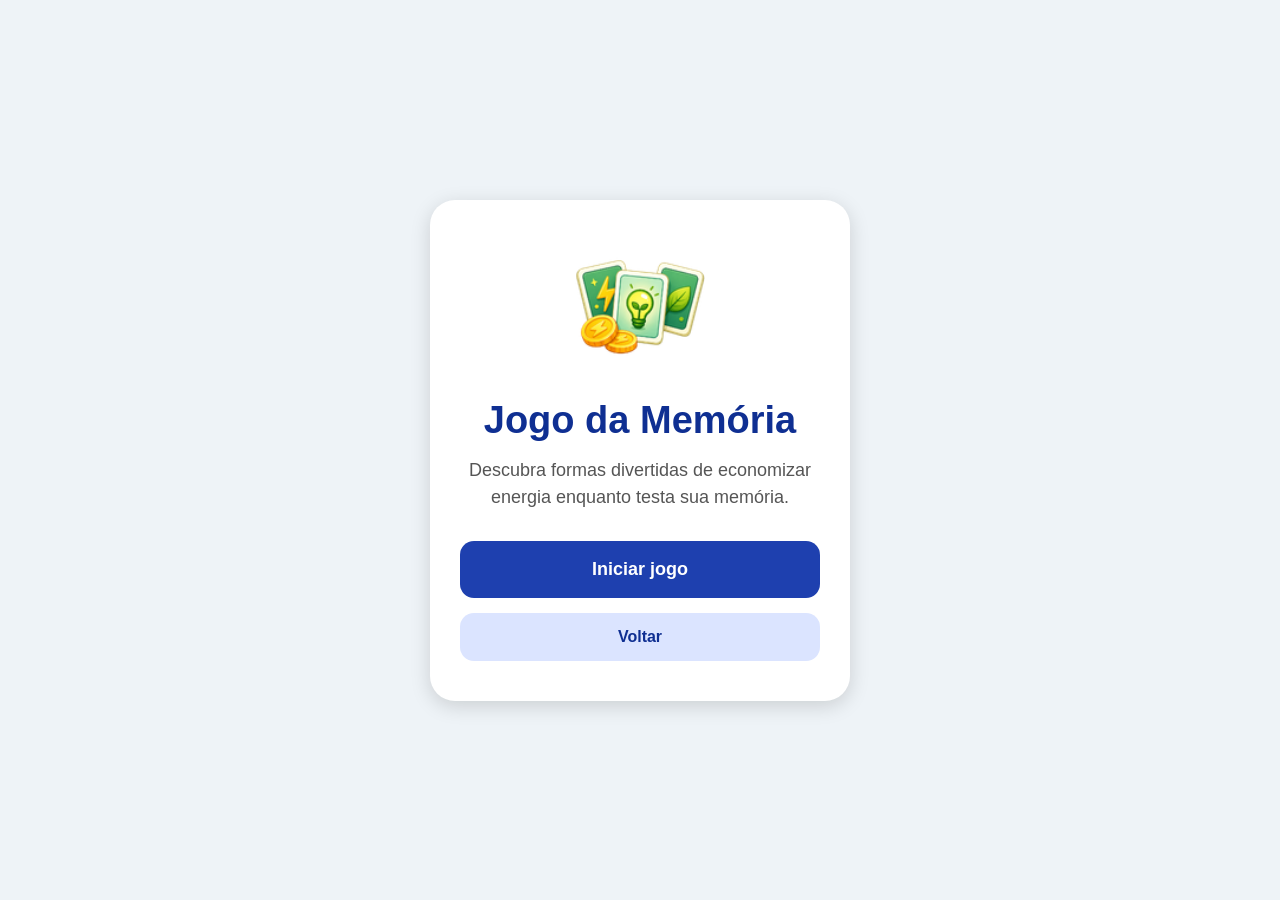
<file: jogo/menu_jogo.html>
<!DOCTYPE html>
<html lang="pt-BR">

<head>
    <meta charset="UTF-8">
    <meta name="viewport" content="width=device-width, initial-scale=1.0">
    <title>Jogo da Memória | LumiTech</title>
    <link rel="icon" type="image/png" href="../img/logo.png">
    <link rel="stylesheet" href="menu_jogo.css">
</head>

<body>
   
    <div class="menu_jogo">

        <img src="../img/jogo.png" alt="imagem">

        <h1>Jogo da Memória</h1>

        <p class="descricao">

            Descubra formas divertidas de economizar energia
            enquanto testa sua memória.

        </p>

        <div class="resultado_box" id="resultadoBox">

            <h2>Última partida</h2>

            <div class="resultado_item">

                <p>Pontuação</p>

                <span id="pontuacaoSalva">
                    0
                </span>

            </div>

            <div class="resultado_item">

                <p>Tempo</p>

                <span id="tempoSalvo">
                    00:00
                </span>

            </div>

        </div>

        <button class="btn_jogar" id="btnJogar">

            Iniciar jogo

        </button>

        <button class="btn_voltar" onclick="voltarPagina()">

            Voltar

        </button>

    </div>

    <script src="menu_jogo.js"></script>

</body>

</html>
</file>
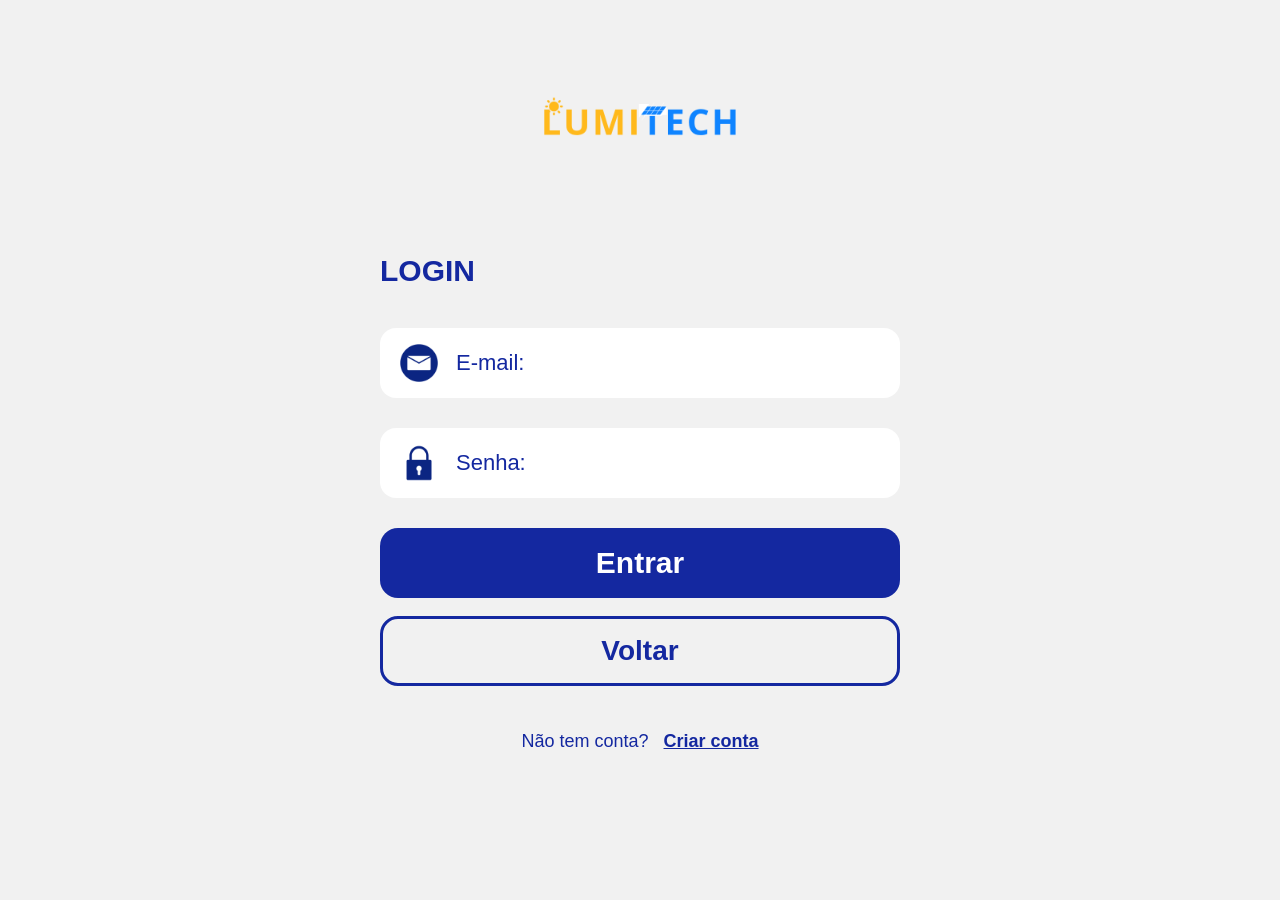
<file: login/login.html>
<!DOCTYPE html>
<html lang="pt-br">

<head>
  <meta charset="UTF-8">
  <meta name="viewport" content="width=device-width, initial-scale=1.0">
  <title>Login | LumiTech</title>
  <link rel="stylesheet" href="login.css">
  <link rel="icon" type="image/png" href="../img/logo.png">
</head>

<body>

  <div class="container">
    <div class="logo">
      <img src="../img/logo.png" alt="Logo LumiTech">
    </div>

    <div class="login">

      <h1>LOGIN</h1>

      <form id="form_login">
        <div class="input_caixa">

          <div class="input_icone">
            <img src="../img/email.png" alt="Ícone de e-mail">
          </div>

          <input type="text" name="login" id="login" placeholder="E-mail:" required>

        </div>

        <div class="input_caixa">

          <div class="input_icone">
            <img src="../img/senha.png" alt="Ícone de senha">
          </div>

          <input type="password" name="senha" id="senha" placeholder="Senha:" required>

        </div>

        <div class="botoes_div">

          <button type="submit" class="btn_entrar">
            Entrar
          </button>

          <a href="../index.html" class="voltar">
            Voltar
          </a>

        </div>

        <p class="cadastro">
          Não tem conta?
          <a href="../cadastro/cadastro.html">
            Criar conta
          </a>
        </p>

      </form>

    </div>

  </div>

  <script src="login.js"></script>

</body>

</html>
</file>
<file: style.css>
/*Reset da pagina*/
* {
  margin: 0;
  box-sizing: border-box;
  font-family: Arial, sans-serif;
}

body {
  background: #f5f5f5;
  color: #333;
}

.header {
  display: flex;
  justify-content: space-between;
  align-items: center;
  height: 90px;
  padding: 0 50px;
  background: #fff;
  border-bottom: 1px solid #ddd;
}

.logo {
  height: 120px;
  width: auto;
  display: block;
  object-fit: contain;
}

.nav {
  margin: 0 10px;
  display: flex;
  align-items: center;
  gap: 25px;
}

.nav a {
  text-decoration: none;
  color: #333;
}

.btn_login {
  background: #1e40af;
  color: white;
  border: none;
  padding: 8px 15px;
  border-radius: 5px;
  cursor: pointer;
}

/*INDEX LOGADO*/
.usuario {
  width: 50px;
  height: 50px;
  justify-content: center;
  align-items: center;
  cursor: pointer;
}

/* MENU USUÁRIO */

.usuario_menu {
  position: relative;
}

.menu_dropdown {
  position: absolute;

  top: 60px;
  right: 0;

  width: 220px;

  background: white;

  border-radius: 15px;

  padding: 20px;

  box-shadow: 0 5px 20px rgba(0,0,0,0.15);

  display: none;

  z-index: 1000;
}

.menu_dropdown.ativo {
  display: block;
}

.menu_dropdown p {
  margin-bottom: 15px;

  color: #0f2f92;

  font-weight: bold;

  font-size: 16px;
}

.menu_dropdown button {
  width: 100%;

  border: none;

  background: #1e40af;

  color: white;

  padding: 12px;

  border-radius: 10px;

  cursor: pointer;

  font-size: 15px;

  transition: 0.3s;
}

.menu_dropdown button:hover {
  background: #0f2f92;
}

/*Hero*/
.comece_agora {
  position: relative;
  display: flex;
  justify-content: space-between;
  align-items: flex-start;
  background: #eef3f7;
  padding: 80px 80px 0 80px;
  overflow: hidden;
  min-height: 700px;
}

.comece_textos {
  max-width: 500px;
  z-index: 2;
}

.comece_textos h1 {
  font-size: 55px;
  color: #0f2f92;
  margin-bottom: 20px;
  line-height: 1.1;
}

.comece_textos p {
  font-size: 28px;
  line-height: 1.5;
  margin-bottom: 30px;
}

.btn_comece {
  background: #1826b8;
  color: white;
  border: none;
  border-radius: 12px;
  padding: 18px 35px;
  font-size: 26px;
  cursor: pointer;
  transition: 0.3s;
}

.btn_comece:hover {
  background: #0f1b91;
}

/*Imagem do hero*/
.comece_imagem {
  position: absolute;
  bottom: 0;
  right: 0;
  width: 100%;
  height: 100%;
  display: flex;
  justify-content: flex-end;
  align-items: flex-end;
}

.comece_imagem img {
  width: 100%;
  max-width: none;
}

/*Informações rápidas*/
.info {
  display: flex;
  justify-content: space-around;
  padding: 20px;
  background: #fff;
  margin: 20px;
  border-radius: 10px;
}

.info_itens {
  display: flex;
  align-items: center;
  gap: 12px;
}

.info_itens img {
  width: 50px;
  height: 50px;
}

/*Sobre o site*/
.sobre {
  padding: 100px 150px;
}

.sobre h1 {
  color: #0f2f92;
  text-align: left;
  margin-bottom: 20px;
}

.sobre p {
  text-align: justify;
  font-size: large;
  color: #0f2f92;
}

/*Cards*/
.cards {
  display: flex;
  justify-content: center;
  gap: 30px;
  flex-wrap: wrap;
}

/*CARDS COM MESMO VISUAL DAS DICAS*/
.card {
  width: 320px;
  min-height: 360px;

  background: white;

  border-radius: 20px;

  padding: 30px 25px;

  text-align: center;

  box-shadow: 0 5px 15px rgba(0,0,0,0.1);

  transition: 0.3s;
}

.card:hover {
  transform: translateY(-8px);
}

.card h3 {
  color: #0f2f92;
  font-size: 28px;
  margin-bottom: 15px;
}

.card p {
  font-size: 18px;
  line-height: 1.5;
  color: #444;
}

.img_card {
  width: 140px;
  margin-bottom: 20px;
}

/* -------------------
   SECTION DICAS
------------------- */

.dicas {
  padding: 80px 40px;
  text-align: center;
}

.dicas h2 {
  font-size: 42px;
  color: #0f2f92;
  margin-bottom: 15px;
}

.texto_dicas {
  font-size: 20px;
  color: #444;
  margin-bottom: 50px;
}

.dicas_cards {
  display: flex;
  justify-content: center;
  gap: 30px;
  flex-wrap: wrap;
}

/* CARD */

.dica_card {
  width: 320px;
  min-height: 360px;

  background: white;

  border-radius: 20px;

  padding: 30px 25px;

  box-shadow: 0 5px 15px rgba(0,0,0,0.1);

  transition: 0.3s;
}

.dica_card:hover {
  transform: translateY(-8px);
}

.dica_card img {
  width: 140px;
  margin-bottom: 20px;
}

.dica_card h3 {
  color: #0f2f92;
  font-size: 28px;
  margin-bottom: 15px;
}

.dica_card p {
  font-size: 18px;
  line-height: 1.5;
}

/* CARD BLOQUEADO */

.bloqueado {
  background: linear-gradient(135deg, #1e40af, #0f2f92);
  color: white;
}

/*CADEADO COMO IMAGEM*/
.cadeado {
  margin-bottom: 20px;
}

.cadeado img {
  width: 90px;
  height: auto;
}

.bloqueado h3 {
  color: white;
}

.bloqueado p {
  color: white;
}

.bloqueado button {
  margin-top: 25px;

  border: none;

  background: white;
  color: #0f2f92;

  padding: 14px 20px;

  border-radius: 10px;

  font-size: 18px;
  font-weight: bold;

  cursor: pointer;

  transition: 0.3s;
}

.bloqueado button:hover {
  background: #dbe4ff;
}

.dica_card button {
  margin-top: 25px;

  border: none;

  background: #1e40af;
  color: white;

  padding: 14px 20px;

  border-radius: 10px;

  font-size: 18px;
  font-weight: bold;

  cursor: pointer;

  transition: 0.3s;
}

.dica_card button:hover {
  background: #0f2f92;
}

/*Rodape*/
.footer {
  position: relative;
  width: 100%;
  margin-top: 80px;
  line-height: 0;
}

.footer img {
  width: 100%;
  height: 200px;
  display: block;
}

.footer p {
  position: absolute;
  bottom: 20px;
  left: 50%;
  transform: translateX(-50%);
  color: white;
  font-weight: bold;
  font-size: 18px;
  margin-bottom: 20px;
}

/*Responsividade*/

/*Notebooks*/
@media (max-width: 1200px) {

  .comece_textos h1 {
    font-size: 48px;
  }

  .comece_textos p {
    font-size: 24px;
  }

  .sobre {
    padding: 80px 80px;
  }

  .cards {
    gap: 50px;
  }

}

/*Tablets*/
@media (max-width: 992px) {

  .header {
    padding: 0 25px;
  }

  .logo {
    height: 90px;
  }

  .usuario {
    width: 45px;
    height: 45px;
  }

  .comece_agora {
    min-height: 550px;
    padding: 60px 40px 0 40px;
  }

  .comece_textos {
    max-width: 420px;
  }

  .comece_textos h1 {
    font-size: 42px;
  }

  .comece_textos p {
    font-size: 22px;
  }

  .btn_comece {
    font-size: 20px;
    padding: 14px 24px;
  }

  .comece_imagem img {
    width: 100%;
  }

  .sobre {
    padding: 70px 50px;
  }

  .sobre p {
    font-size: 17px;
  }

  .cards {
    gap: 30px;
    padding: 30px;
  }

  .card {
    width: 280px;
    min-height: auto;
  }

  .img_card {
    width: 120px;
  }

  .footer img {
    height: 170px;
  }

}

/*Celulares*/
@media (max-width: 768px) {

  .header {
    flex-direction: row;
    justify-content: center;
    align-items: center;
    gap: 20px;

    padding: 15px;
    height: auto;

    flex-wrap: wrap;
  }

  .logo {
    height: 60px;
  }

  .usuario {
    width: 40px;
    height: 40px;
  }

  .nav {
    display: flex;
    align-items: center;
    gap: 15px;
    flex-wrap: wrap;
    justify-content: center;
  }

  .nav a {
    margin: 0;
  }

  .comece_agora {
    min-height: auto;
    padding: 50px 20px 250px 20px;
    text-align: center;
    justify-content: center;
  }

  .comece_textos {
    max-width: 100%;
  }

  .comece_textos h1 {
    font-size: 34px;
  }

  .comece_textos p {
    font-size: 18px;
  }

  .btn_comece {
    font-size: 18px;
    padding: 12px 22px;
  }

  .comece_imagem {
    justify-content: center;
    align-items: flex-end;
  }

  .comece_imagem img {
    width: 100%;
  }

  .info {
    flex-direction: column;
    gap: 20px;
    align-items: flex-start;
  }

  .info_itens {
    width: 100%;
  }

  .info_itens p {
    font-size: 15px;
  }

  .info_itens img {
    width: 42px;
    height: 42px;
  }

  .sobre {
    padding: 60px 25px;
  }

  .sobre h1 {
    text-align: center;
  }

  .sobre p {
    font-size: 16px;
    text-align: justify;
  }

  .cards {
    flex-direction: column;
    align-items: center;
    gap: 25px;
    padding: 25px;
  }

  .card {
    width: 100%;
    max-width: 350px;
    min-height: auto;
  }

  .img_card {
    width: 110px;
  }

  /* RESPONSIVIDADE DICAS */

  .dicas {
    padding: 60px 25px;
  }

  .dicas h2 {
    font-size: 34px;
  }

  .texto_dicas {
    font-size: 18px;
  }

  .dicas_cards {
    gap: 25px;
  }

  .dica_card {
    width: 100%;
    max-width: 350px;
    min-height: auto;
  }

  .footer img {
    height: 140px;
    object-fit: cover;
  }

  .footer p {
    font-size: 16px;
    bottom: 15px;
  }

}

/*Celulares menores*/
@media (max-width: 480px) {

  .logo {
    height: 65px;
  }

  .usuario {
    width: 35px;
    height: 35px;
  }

  .comece_textos h1 {
    font-size: 28px;
  }

  .comece_textos p {
    font-size: 16px;
  }

  .btn_comece {
    width: 100%;
    max-width: 250px;
  }

  .sobre {
    padding: 50px 18px;
  }

  .sobre p {
    font-size: 15px;
  }

  .card h3 {
    font-size: 24px;
  }

  .card p {
    font-size: 16px;
  }

  .img_card {
    width: 90px;
  }

  /* RESPONSIVIDADE DICAS */

  .dicas {
    padding: 50px 18px;
  }

  .dicas h2 {
    font-size: 28px;
  }

  .texto_dicas {
    font-size: 16px;
  }

  .dica_card {
    padding: 25px 20px;
  }

  .dica_card h3 {
    font-size: 24px;
  }

  .dica_card p {
    font-size: 16px;
  }

  .dica_card img {
    width: 90px;
  }

  /*CADEADO RESPONSIVO*/
  .cadeado img {
    width: 70px;
  }

  .bloqueado button {
    width: 100%;
    font-size: 16px;
  }

  .footer img {
    height: 120px;
  }

  .footer p {
    font-size: 14px;
  }

}
</file>
<file: cadastro.css>
* {
  margin: 0;
  padding: 0;
  box-sizing: border-box;
  font-family: Arial, sans-serif;
}

body {
  background: #f1f1f1;

  display: flex;
  justify-content: center;
  align-items: center;

  padding: 20px;
}

.container {
  width: 100%;
  max-width: 520px;
}

/*Logo*/
.logo {
  text-align: center;
  margin-bottom: 30px;
}

.logo img {
  width: 200px;
  max-width: 100%;
}

/*Area de cadastro*/
.cad {
  width: 100%;
}

.cad h1 {
  color: #1428A0;
  font-size: 30px;
  font-weight: 800;
  margin-bottom: 40px;
}

/*Inputs*/
.input_caixa {
  width: 100%;
  height: 70px;
  background: #ffffff;
  border-radius: 16px;
  display: flex;
  align-items: center;
  padding: 0 20px;
  margin-bottom: 30px;
}

/* Ícone */
.input_icone {
  display: flex;
  justify-content: center;
  align-items: center;
  margin-right: 18px;
}

.input_icone img {
  width: 38px;
  height: 38px;
  object-fit: contain;
}

/* Input */
.input_caixa input {
  width: 100%;
  border: none;
  outline: none;
  background: transparent;
  font-size: 22px;
  color: #1428A0;
}

.input_caixa input::placeholder {
  color: #1428A0;
}

/*Botoes*/
.botoes_div {
  display: flex;
  flex-direction: column;
  gap: 18px;
  margin-top: 10px;
}

/*Botao de entrar*/
.btn_cad {
  width: 100%;
  height: 70px;
  border: none;
  border-radius: 18px;
  background: #1428A0;
  color: white;
  font-size: 30px;
  font-weight: 700;
  cursor: pointer;
  transition: 0.3s;
}

.btn_cad:hover {
  background: #0f1f82;
}

/*Botao para voltar*/
.voltar {
  width: 100%;
  height: 70px;
  border: 3px solid #1428A0;
  border-radius: 18px;
  background: transparent;
  display: flex;
  justify-content: center;
  align-items: center;
  text-decoration: none;
  color: #1428A0;
  font-size: 28px;
  font-weight: 700;
  transition: 0.3s;
}

.voltar:hover {
  background: #1428A0;
  color: white;
}

/*Cadastro*/
.cadastro {
  text-align: center;
  margin-top: 45px;
  font-size: 18px;
  color: #1428A0;
}

.cadastro a {
  color: #1428A0;
  font-weight: bold;
  text-decoration: underline;
  margin-left: 10px;
}

.cadastro a:hover {
  opacity: 0.8;
}

/*Responsividade*/
/* Tablet */
@media (max-width: 768px) {

  .container {
    max-width: 100%;
  }

  .cad img {
    width: 250px;
  }

  .cad h1 {
    font-size: 48px;
    margin-bottom: 35px;
  }

  .input_caixa {
    height: 65px;
  }

  .input_caixa input {
    font-size: 20px;
  }

  .btn_entrar {
    height: 70px;
    font-size: 28px;
  }

  .voltar {
    height: 65px;
    font-size: 24px;
  }

  .cadastro {
    font-size: 20px;
  }
}

/* Celulares menores */
@media (max-width: 480px) {

  body {
    padding: 25px;
  }

  .logo img {
    width: 200px;
  }

  .cad h1 {
    font-size: 42px;
    text-align: center;
  }

  .input_caixa {
    height: 60px;
    padding: 0 15px;
    border-radius: 14px;
  }

  .input_icone img {
    width: 30px;
    height: 30px;
  }

  .input_caixa input {
    font-size: 18px;
  }

  .btn_entrar {
    height: 65px;
    font-size: 24px;
    border-radius: 14px;
  }

  .voltar {
    height: 60px;
    font-size: 22px;
    border-radius: 14px;
  }

  .cadastro {
    font-size: 18px;
    line-height: 1.5;
  }

  .cadastro a {
    display: inline-block;
    margin-top: 5px;
  }
}
</file>
<file: calculadora.css>
/*Reset da página*/
* {
  margin: 0;
  padding: 0;
  box-sizing: border-box;
  font-family: Arial, sans-serif;
}

body {
  min-height: 100vh;
  background: #efefef;
  display: flex;
  justify-content: center;
  align-items: center;
  padding: 20px;
}

/*Container*/
.container {
  width: 100%;
  max-width: 600px;
  background: #f6e28a;
  border-radius: 25px;
  padding: 35px;
}

/*Título*/
.container h1 {
  color: #1428A0;
  font-size: 42px;
  font-weight: bold;
  margin-bottom: 20px;
}

.linha {
  width: 100%;
  height: 2px;
  background: rgba(0, 0, 0, 0.2);
  margin-bottom: 30px;
}

/*Campos*/
.aparelho,
.potencia,
.horas,
.dias {
  margin-bottom: 30px;
}

/*Labels*/
.aparelho label,
.potencia label,
.horas label,
.dias label {
  display: block;

  color: #1428A0;

  font-size: 22px;
  font-weight: 600;

  margin-bottom: 10px;
}

/*Inputs e select*/
.potencia input {
  background: #d9d9d9;
  color: #5f5f5f;
  cursor: not-allowed;
  width: 100%;
  height: 60px;
  border: none;
  outline: none;
  border-radius: 15px;
  padding: 0 20px;
  font-size: 20px;
}

.aparelho select,
.horas input,
.dias input {
  width: 100%;
  height: 60px;
  border: none;
  outline: none;
  border-radius: 15px;
  background: #f2f2f2;
  padding: 0 20px;
  font-size: 20px;
  color: #1428A0;
}

/*Trecho dos inputs*/
.linha_inputs {
  display: flex;
  gap: 25px;
}

.potencia,
.horas {
  width: 50%;
}

/*Área do resultado*/
.resultado {
  display: flex;
  align-items: center;
  gap: 20px;
  margin-bottom: 30px;
}

/*Icone*/
.icone img {
  width: 80px;
  height: 80px;
  object-fit: contain;
}

/*Texto do resultado*/
.resultado-texto h2 {
  color: #1428A0;
  font-size: 28px;
  margin-bottom: 5px;
}

.resultado-texto p {
  color: black;
  font-size: 22px;
  margin-bottom: 5px;
}

/*Valor do resultado em Kwh*/
#resultadoKwh {
  font-size: 55px;
  font-weight: bold;
}

/*Volor do resultado em reais*/
#resultadoValor {
  font-size: 20px;
  color: #333;
}

/*Botoes*/
.resultado_box {
  display: flex;
  flex-wrap: wrap;
  gap: 20px;
}

.resultado {
  width: 100%;
}

.resultado_box button {
  flex: 1;
  height: 70px;
  border: none;
  border-radius: 15px;
  background: #1428A0;
  color: white;
  font-size: 28px;
  font-weight: bold;
  cursor: pointer;
  transition: 0.3s;
}

.resultado_box button:hover {
  background: #0d1f80;
}

/*Responsividade*/
@media(max-width: 768px) {

  .container {
    padding: 25px;
  }

  .container h1 {
    font-size: 34px;
  }

  .linha_inputs {
    flex-direction: column;
  }

  .potencia,
  .horas {
    width: 100%;
  }

  .resultado {
    flex-direction: column;
    text-align: center;
  }

  .resultado_box {
    flex-direction: column;
  }

  .resultado_box button {
    width: 100%;
  }
}

@media(max-width: 480px) {

  body {
    padding: 15px;
  }

  .container {
    padding: 20px;
  }

  .container h1 {
    font-size: 28px;
  }

  .aparelho label,
  .potencia label,
  .horas label,
  .dias label {
    font-size: 18px;
  }

  .aparelho select,
  .potencia input,
  .horas input,
  .dias input {
    height: 52px;

    font-size: 18px;
  }

  .icone img {
    width: 65px;
    height: 65px;
  }

  #resultadoKwh {
    font-size: 40px;
  }

  .resultado-texto p {
    font-size: 18px;
  }

  #resultadoValor {
    font-size: 16px;
  }

  .resultado_box button {
    height: 60px;

    font-size: 22px;
  }
}
</file>
<file: login.css>
* {
  margin: 0;
  padding: 0;
  box-sizing: border-box;
  font-family: Arial, sans-serif;
}

body {
  background: #f1f1f1;

  display: flex;
  justify-content: center;
  align-items: center;

  padding: 20px;
}

.container {
  width: 100%;
  max-width: 520px;
}

/*Logo*/
.logo {
  text-align: center;
  margin-bottom: 30px;
}

.logo img {
  width: 200px;
  max-width: 100%;
}

/*Area do login*/
.login {
  width: 100%;
}

.login h1 {
  color: #1428A0;
  font-size: 30px;
  font-weight: 800;
  margin-bottom: 40px;
}

/*Inputs*/
.input_caixa {
  width: 100%;
  height: 70px;
  background: #ffffff;
  border-radius: 16px;
  display: flex;
  align-items: center;
  padding: 0 20px;
  margin-bottom: 30px;
}

/* Ícone */
.input_icone {
  display: flex;
  justify-content: center;
  align-items: center;
  margin-right: 18px;
}

.input_icone img {
  width: 38px;
  height: 38px;
  object-fit: contain;
}

/* Input */
.input_caixa input {
  width: 100%;
  border: none;
  outline: none;
  background: transparent;
  font-size: 22px;
  color: #1428A0;
}

.input_caixa input::placeholder {
  color: #1428A0;
}

/*Botoes*/
.botoes_div {
  display: flex;
  flex-direction: column;
  gap: 18px;
  margin-top: 10px;
}

/*Botao de entrar*/
.btn_entrar {
  width: 100%;
  height: 70px;
  border: none;
  border-radius: 18px;
  background: #1428A0;
  color: white;
  font-size: 30px;
  font-weight: 700;
  cursor: pointer;
  transition: 0.3s;
}

.btn_entrar:hover {
  background: #0f1f82;
}

/* Botao de voltar */
.voltar {
  width: 100%;
  height: 70px;
  border: 3px solid #1428A0;
  border-radius: 18px;
  background: transparent;
  display: flex;
  justify-content: center;
  align-items: center;
  text-decoration: none;
  color: #1428A0;
  font-size: 28px;
  font-weight: 700;
  transition: 0.3s;
}

.voltar:hover {
  background: #1428A0;
  color: white;
}

/*Cadastro*/
.cadastro {
  text-align: center;
  margin-top: 45px;
  font-size: 18px;
  color: #1428A0;
}

.cadastro a {
  color: #1428A0;
  font-weight: bold;
  text-decoration: underline;
  margin-left: 10px;
}

.cadastro a:hover {
  opacity: 0.8;
}

/*Responsividade*/
/* Tablet */
@media (max-width: 768px) {

  .container {
    max-width: 100%;
  }

  .logo img {
    width: 250px;
  }

  .login h1 {
    font-size: 48px;
    margin-bottom: 35px;
  }

  .input_caixa {
    height: 65px;
  }

  .input_caixa input {
    font-size: 20px;
  }

  .btn_entrar {
    height: 70px;
    font-size: 28px;
  }

  .voltar {
    height: 65px;
    font-size: 24px;
  }

  .cadastro {
    font-size: 20px;
  }
}

/* Celular */
@media (max-width: 480px) {

  body {
    padding: 25px;
  }

  .logo img {
    width: 200px;
  }

  .login h1 {
    font-size: 42px;
    text-align: center;
  }

  .input_caixa {
    height: 60px;

    padding: 0 15px;

    border-radius: 14px;
  }

  .input_icone img {
    width: 30px;
    height: 30px;
  }

  .input_caixa input {
    font-size: 18px;
  }

  .btn_entrar {
    height: 65px;

    font-size: 24px;

    border-radius: 14px;
  }

  .voltar {
    height: 60px;

    font-size: 22px;

    border-radius: 14px;
  }

  .cadastro {
    font-size: 18px;
    line-height: 1.5;
  }

  .cadastro a {
    display: inline-block;
    margin-top: 5px;
  }
}
</file>
<file: cadastro/cadastro.css>
* {
  margin: 0;
  padding: 0;
  box-sizing: border-box;
  font-family: Arial, sans-serif;
}

body {
  background: #f1f1f1;

  display: flex;
  justify-content: center;
  align-items: center;

  padding: 20px;
}

.container {
  width: 100%;
  max-width: 520px;
}

/*Logo*/
.logo {
  text-align: center;
  margin-bottom: 30px;
}

.logo img {
  width: 200px;
  max-width: 100%;
}

/*Area de cadastro*/
.cad {
  width: 100%;
}

.cad h1 {
  color: #1428A0;
  font-size: 30px;
  font-weight: 800;
  margin-bottom: 40px;
}

/*Inputs*/
.input_caixa {
  width: 100%;
  height: 70px;
  background: #ffffff;
  border-radius: 16px;
  display: flex;
  align-items: center;
  padding: 0 20px;
  margin-bottom: 30px;
}

/* Ícone */
.input_icone {
  display: flex;
  justify-content: center;
  align-items: center;
  margin-right: 18px;
}

.input_icone img {
  width: 38px;
  height: 38px;
  object-fit: contain;
}

/* Input */
.input_caixa input {
  width: 100%;
  border: none;
  outline: none;
  background: transparent;
  font-size: 22px;
  color: #1428A0;
}

.input_caixa input::placeholder {
  color: #1428A0;
}

/*Botoes*/
.botoes_div {
  display: flex;
  flex-direction: column;
  gap: 18px;
  margin-top: 10px;
}

/*Botao de entrar*/
.btn_cad {
  width: 100%;
  height: 70px;
  border: none;
  border-radius: 18px;
  background: #1428A0;
  color: white;
  font-size: 30px;
  font-weight: 700;
  cursor: pointer;
  transition: 0.3s;
}

.btn_cad:hover {
  background: #0f1f82;
}

/*Botao para voltar*/
.voltar {
  width: 100%;
  height: 70px;
  border: 3px solid #1428A0;
  border-radius: 18px;
  background: transparent;
  display: flex;
  justify-content: center;
  align-items: center;
  text-decoration: none;
  color: #1428A0;
  font-size: 28px;
  font-weight: 700;
  transition: 0.3s;
}

.voltar:hover {
  background: #1428A0;
  color: white;
}

/*Cadastro*/
.cadastro {
  text-align: center;
  margin-top: 45px;
  font-size: 18px;
  color: #1428A0;
}

.cadastro a {
  color: #1428A0;
  font-weight: bold;
  text-decoration: underline;
  margin-left: 10px;
}

.cadastro a:hover {
  opacity: 0.8;
}

/*Responsividade*/
/* Tablet */
@media (max-width: 768px) {

  .container {
    max-width: 100%;
  }

  .cad img {
    width: 250px;
  }

  .cad h1 {
    font-size: 48px;
    margin-bottom: 35px;
  }

  .input_caixa {
    height: 65px;
  }

  .input_caixa input {
    font-size: 20px;
  }

  .btn_entrar {
    height: 70px;
    font-size: 28px;
  }

  .voltar {
    height: 65px;
    font-size: 24px;
  }

  .cadastro {
    font-size: 20px;
  }
}

/* Celulares menores */
@media (max-width: 480px) {

  body {
    padding: 25px;
  }

  .logo img {
    width: 200px;
  }

  .cad h1 {
    font-size: 42px;
    text-align: center;
  }

  .input_caixa {
    height: 60px;
    padding: 0 15px;
    border-radius: 14px;
  }

  .input_icone img {
    width: 30px;
    height: 30px;
  }

  .input_caixa input {
    font-size: 18px;
  }

  .btn_entrar {
    height: 65px;
    font-size: 24px;
    border-radius: 14px;
  }

  .voltar {
    height: 60px;
    font-size: 22px;
    border-radius: 14px;
  }

  .cadastro {
    font-size: 18px;
    line-height: 1.5;
  }

  .cadastro a {
    display: inline-block;
    margin-top: 5px;
  }
}
</file>
<file: calculadora/calculadora.css>
/*Reset da página*/
* {
  margin: 0;
  padding: 0;
  box-sizing: border-box;
  font-family: Arial, sans-serif;
}

body {
  min-height: 100vh;
  background: #efefef;
  display: flex;
  justify-content: center;
  align-items: center;
  padding: 20px;
}

/*Container*/
.container {
  width: 100%;
  max-width: 600px;
  background: #f6e28a;
  border-radius: 25px;
  padding: 35px;
}

/*Título*/
.container h1 {
  color: #1428A0;
  font-size: 42px;
  font-weight: bold;
  margin-bottom: 20px;
}

.linha {
  width: 100%;
  height: 2px;
  background: rgba(0, 0, 0, 0.2);
  margin-bottom: 30px;
}

/*Campos*/
.aparelho,
.potencia,
.horas,
.dias {
  margin-bottom: 30px;
}

/*Labels*/
.aparelho label,
.potencia label,
.horas label,
.dias label {
  display: block;

  color: #1428A0;

  font-size: 22px;
  font-weight: 600;

  margin-bottom: 10px;
}

/*Inputs e select*/
.potencia input {
  background: #d9d9d9;
  color: #5f5f5f;
  cursor: not-allowed;
  width: 100%;
  height: 60px;
  border: none;
  outline: none;
  border-radius: 15px;
  padding: 0 20px;
  font-size: 20px;
}

.aparelho select,
.horas input,
.dias input {
  width: 100%;
  height: 60px;
  border: none;
  outline: none;
  border-radius: 15px;
  background: #f2f2f2;
  padding: 0 20px;
  font-size: 20px;
  color: #1428A0;
}

/*Trecho dos inputs*/
.linha_inputs {
  display: flex;
  gap: 25px;
}

.potencia,
.horas {
  width: 50%;
}

/*Área do resultado*/
.resultado {
  display: flex;
  align-items: center;
  gap: 20px;
  margin-bottom: 30px;
}

/*Icone*/
.icone img {
  width: 80px;
  height: 80px;
  object-fit: contain;
}

/*Texto do resultado*/
.resultado-texto h2 {
  color: #1428A0;
  font-size: 28px;
  margin-bottom: 5px;
}

.resultado-texto p {
  color: black;
  font-size: 22px;
  margin-bottom: 5px;
}

/*Valor do resultado em Kwh*/
#resultadoKwh {
  font-size: 55px;
  font-weight: bold;
}

/*Volor do resultado em reais*/
#resultadoValor {
  font-size: 20px;
  color: #333;
}

/*Botoes*/
.resultado_box {
  display: flex;
  flex-wrap: wrap;
  gap: 20px;
}

.resultado {
  width: 100%;
}

.resultado_box button {
  flex: 1;
  height: 70px;
  border: none;
  border-radius: 15px;
  background: #1428A0;
  color: white;
  font-size: 28px;
  font-weight: bold;
  cursor: pointer;
  transition: 0.3s;
}

.resultado_box button:hover {
  background: #0d1f80;
}

/*Responsividade*/
@media(max-width: 768px) {

  .container {
    padding: 25px;
  }

  .container h1 {
    font-size: 34px;
  }

  .linha_inputs {
    flex-direction: column;
  }

  .potencia,
  .horas {
    width: 100%;
  }

  .resultado {
    flex-direction: column;
    text-align: center;
  }

  .resultado_box {
    flex-direction: column;
  }

  .resultado_box button {
    width: 100%;
  }
}

@media(max-width: 480px) {

  body {
    padding: 15px;
  }

  .container {
    padding: 20px;
  }

  .container h1 {
    font-size: 28px;
  }

  .aparelho label,
  .potencia label,
  .horas label,
  .dias label {
    font-size: 18px;
  }

  .aparelho select,
  .potencia input,
  .horas input,
  .dias input {
    height: 52px;

    font-size: 18px;
  }

  .icone img {
    width: 65px;
    height: 65px;
  }

  #resultadoKwh {
    font-size: 40px;
  }

  .resultado-texto p {
    font-size: 18px;
  }

  #resultadoValor {
    font-size: 16px;
  }

  .resultado_box button {
    height: 60px;

    font-size: 22px;
  }
}
</file>
<file: jogo/jogo.css>
* {
  margin: 0;
  padding: 0;
  box-sizing: border-box;
  font-family: Arial, sans-serif;
}

body {
  background: #eef3f7;
}

.jogo_memoria {
  padding: 80px 20px;
  text-align: center;
}

.jogo_memoria h1 {
  font-size: 55px;
  color: #0f2f92;
  margin-bottom: 10px;
}

.subtitulo {
  font-size: 24px;
  margin-bottom: 40px;
  color: #444;
}

/*painel*/

.painel {
  display: grid;
  grid-template-columns: repeat(4, 1fr);
  gap: 20px;
  max-width: 1200px;
  margin: 0 auto 50px auto;
  padding: 0 10px;
}

/*div de status, pontuação e etc*/

.box_status {
  background: white;
  padding: 22px;
  border-radius: 20px;
  display: flex;
  align-items: center;
  gap: 18px;
  box-shadow: 0 5px 15px rgba(0, 0, 0, 0.08);
  transition: 0.3s;
}

.box_status:hover {
  transform: translateY(-5px);
}

/*icones*/

.box_status span {
  width: 65px;
  height: 65px;
  min-width: 65px;
  border-radius: 15px;
  background: #eef3f7;
  display: flex;
  justify-content: center;
  align-items: center;
  font-size: 34px;
}

.info_status {
  text-align: left;
}

.box_status p {
  font-size: 15px;
  color: #666;
  margin-bottom: 5px;
  text-align: left;
}

.box_status h2 {
  font-size: 32px;
  color: #0f2f92;
  text-align: left;
}

/* tabuleiro*/

.tabuleiro {
  display: grid;
  grid-template-columns: repeat(4, 1fr);
  gap: 35px;
  max-width: 1250px;
  margin: 0 auto;
  padding: 30px;
}

/*cartas*/

.carta {
  position: relative;
  height: 220px;
  cursor: pointer;
  transform-style: preserve-3d;
  transition: transform 0.6s;
}

/*virar carta*/
.carta.virada {
  transform: rotateY(180deg);
}

/*frente e verso d carta*/

.frente,
.verso {
  position: absolute;
  width: 100%;
  height: 100%;
  border-radius: 18px;
  display: flex;
  justify-content: center;
  align-items: center;
  text-align: center;
  padding: 20px;
  backface-visibility: hidden;
  box-shadow: 0 5px 12px rgba(0, 0, 0, 0.15);
}

.frente {
  background: #0f2f92;
  color: white;
  font-size: 80px;
  font-weight: bold;
}

.verso {
  background: white;
  color: #0f2f92;
  transform: rotateY(180deg);
  font-size: 22px;
  font-weight: bold;
  line-height: 1.4;
}

/*carta correta*/
.carta.correta .verso {
  background: #22c55e;
  color: white;
}

.btn_reiniciar {
  margin-top: 50px;
  background: transparent;
  border: 2px solid #0f2f92;
  color: #0f2f92;
  padding: 15px 35px;
  border-radius: 12px;
  font-size: 22px;
  font-weight: bold;
  cursor: pointer;
  transition: 0.3s;
}

.btn_reiniciar:hover {
  background: #0f2f92;
  color: white;
}

/* tela final */

.fim_jogo {
  position: fixed;
  top: 0;
  left: 0;
  width: 100%;
  height: 100vh;
  background: rgba(0, 0, 0, 0.6);
  display: none;
  justify-content: center;
  align-items: center;
  z-index: 999;
}

.fim_jogo.mostrar {
  display: flex;
}

.box_final {
  background: white;
  width: 90%;
  max-width: 500px;
  padding: 40px;
  border-radius: 25px;
  text-align: center;
  animation: aparecer 0.4s ease;
}

.box_final h1 {
  color: #0f2f92;
  font-size: 40px;
  margin-bottom: 20px;
}

.box_final p {
  font-size: 24px;
  margin-bottom: 15px;
}

.box_final span {
  color: #0f2f92;
  font-weight: bold;
}

/*botoes da tela final */

.box_final button {
  margin-top: 15px;
  width: 100%;
  border: none;
  padding: 15px 20px;
  border-radius: 12px;
  font-size: 20px;
  font-weight: bold;
  cursor: pointer;
  transition: 0.3s;
}


.box_final button:first-of-type {
  background: #0f2f92;
  color: white;
}

.box_final button:first-of-type:hover {
  background: #091f66;
}

.btn_sair {
  background: #e5e7eb;
  color: #222;
}

.btn_sair:hover {
  background: #d1d5db;
}

/*animação da tela final*/

@keyframes aparecer {

  from {
    opacity: 0;
    transform: scale(0.8);
  }

  to {
    opacity: 1;
    transform: scale(1);
  }

}

/*Responsividade*/
@media(max-width: 1100px) {

  .painel {
    grid-template-columns: repeat(2, 1fr);
  }

  .tabuleiro {
    gap: 25px;
  }

}

/*tablets*/

@media(max-width: 768px) {

  .jogo_memoria {
    padding: 50px 15px;
  }

  .jogo_memoria h1 {
    font-size: 38px;
  }

  .subtitulo {
    font-size: 18px;

    margin-bottom: 30px;
  }

  .painel {
    grid-template-columns: repeat(2, 1fr);
    gap: 14px;
    margin-bottom: 35px;
  }

  .box_status {
    display: flex;
    flex-direction: row;
    align-items: center;
    justify-content: flex-start;
    padding: 14px;
    border-radius: 16px;
    gap: 12px;
  }

  .info_status {
    text-align: left;
  }

  .box_status span {
    width: 48px;
    height: 48px;
    min-width: 48px;
    font-size: 22px;
    border-radius: 12px;
  }

  .box_status p {
    font-size: 13px;
    margin-bottom: 2px;
    text-align: left;
  }

  .box_status h2 {
    font-size: 22px;
    text-align: left;
  }

  .tabuleiro {
    grid-template-columns: repeat(2, 1fr);

    gap: 16px;

    padding: 10px;

    max-width: 520px;
  }

  .carta {
    height: 170px;
  }

  .frente {
    font-size: 65px;
  }

  .verso {
    font-size: 17px;

    padding: 12px;
  }

  .box_final {
    padding: 30px 22px;
  }

  .box_final h1 {
    font-size: 32px;
  }

  .box_final p {
    font-size: 20px;
  }

  .box_final button {
    font-size: 18px;

    padding: 14px;
  }

}

/*celulares*/

@media(max-width: 480px) {

  .jogo_memoria {
    padding: 35px 10px;
  }

  .jogo_memoria h1 {
    font-size: 30px;
  }

  .subtitulo {
    font-size: 16px;
    margin-bottom: 22px;
  }

  .painel {
    grid-template-columns: repeat(2, 1fr);
    gap: 10px;
    margin-bottom: 28px;
    padding: 0;
  }

  .box_status {
    display: flex;
    flex-direction: row;
    align-items: center;
    justify-content: flex-start;
    gap: 8px;
    padding: 10px 8px;
    border-radius: 12px;
  }

  .info_status {
    text-align: left;
  }

  .box_status span {
    width: 36px;
    height: 36px;
    min-width: 36px;
    font-size: 16px;
    border-radius: 10px;
  }

  .box_status p {
    font-size: 11px;
    text-align: left;
    margin-bottom: 1px;
  }

  .box_status h2 {
    font-size: 18px;
    text-align: left;
  }

  .tabuleiro {
    grid-template-columns: repeat(2, 1fr);
    gap: 10px;
    padding: 0;
    max-width: 320px;
  }

  .carta {
    height: 115px;
  }

  .frente {
    font-size: 42px;
  }

  .verso {
    font-size: 12px;
    padding: 8px;
    line-height: 1.2;
  }

  .btn_reiniciar {
    width: 100%;
    font-size: 17px;
    padding: 13px;
  }

  .box_final {
    padding: 25px 18px;
  }

  .box_final h1 {
    font-size: 26px;
  }

  .box_final p {
    font-size: 17px;
  }

  .box_final button {
    font-size: 16px;

    padding: 13px;
  }

}

/*celulares menores*/

@media(max-width: 360px) {

  .painel {
    grid-template-columns: 1fr;
  }

  .box_status {
    padding: 8px;
  }

  .tabuleiro {
    gap: 8px;

    max-width: 280px;
  }

  .carta {
    height: 105px;
  }

  .frente {
    font-size: 38px;
  }

  .verso {
    font-size: 11px;
  }

  .box_final h1 {
    font-size: 22px;
  }

  .box_final p {
    font-size: 15px;
  }

}
</file>
<file: jogo/menu_jogo.css>
*{
  margin: 0;
  padding: 0;
  box-sizing: border-box;
  font-family: Arial, sans-serif;
}

body{
  background: #eef3f7;
  min-height: 100vh;
  display: flex;
  justify-content: center;
  align-items: center;
  padding: 20px;

}

.menu_jogo{
  width: 100%;
  max-width: 420px;
  background: white;
  border-radius: 25px;
  padding: 40px 30px;
  text-align: center;
  box-shadow: 0 5px 20px rgba(0,0,0,0.15);
}

.menu_jogo img{
  width: 130px;
  margin-bottom: 25px;
}

.menu_jogo h1{
  color: #0f2f92;
  font-size: 38px;
  margin-bottom: 15px;
}

.menu_jogo .descricao{
  color: #555;
  font-size: 18px;
  line-height: 1.5;
  margin-bottom: 30px;

}

.resultado_box{
  background: #f5f7ff;
  border-radius: 18px;
  padding: 20px;
  margin-bottom: 30px;
}

.resultado_box h2{
  color: #0f2f92;
  margin-bottom: 20px;
  font-size: 24px;
}

.resultado_item{
  margin-bottom: 18px;
}

.resultado_item p{
  color: #666;
  margin-bottom: 5px;
  font-size: 16px;
}

.resultado_item span{
  font-size: 30px;
  font-weight: bold;
  color: #1e40af;
}

.btn_jogar{
  width: 100%;
  border: none;
  background: #1e40af;
  color: white;
  padding: 18px;
  border-radius: 14px;
  font-size: 18px;
  font-weight: bold;
  cursor: pointer;
  transition: 0.3s;
}

.btn_jogar:hover{
  background: #0f2f92;
  transform: translateY(-3px);

}

.btn_voltar{
  width: 100%;
  margin-top: 15px;
  border: none;
  background: #dbe4ff;
  color: #0f2f92;
  padding: 15px;
  border-radius: 14px;
  font-size: 16px;
  font-weight: bold;
  cursor: pointer;
  transition: 0.3s;
}

.btn_voltar:hover{
  background: #c8d7ff;
}

/* responsividade */

@media(max-width: 480px){

  .menu_jogo{
    padding: 35px 22px;
  }

  .menu_jogo h1{
    font-size: 30px;
  }

  .menu_jogo .descricao{
    font-size: 16px;
  }

  .resultado_item span{
    font-size: 25px;
  }

}
</file>
<file: login/login.css>
* {
  margin: 0;
  padding: 0;
  box-sizing: border-box;
  font-family: Arial, sans-serif;
}

body {
  background: #f1f1f1;

  display: flex;
  justify-content: center;
  align-items: center;

  padding: 20px;
}

.container {
  width: 100%;
  max-width: 520px;
}

/*Logo*/
.logo {
  text-align: center;
  margin-bottom: 30px;
}

.logo img {
  width: 200px;
  max-width: 100%;
}

/*Area do login*/
.login {
  width: 100%;
}

.login h1 {
  color: #1428A0;
  font-size: 30px;
  font-weight: 800;
  margin-bottom: 40px;
}

/*Inputs*/
.input_caixa {
  width: 100%;
  height: 70px;
  background: #ffffff;
  border-radius: 16px;
  display: flex;
  align-items: center;
  padding: 0 20px;
  margin-bottom: 30px;
}

/* Ícone */
.input_icone {
  display: flex;
  justify-content: center;
  align-items: center;
  margin-right: 18px;
}

.input_icone img {
  width: 38px;
  height: 38px;
  object-fit: contain;
}

/* Input */
.input_caixa input {
  width: 100%;
  border: none;
  outline: none;
  background: transparent;
  font-size: 22px;
  color: #1428A0;
}

.input_caixa input::placeholder {
  color: #1428A0;
}

/*Botoes*/
.botoes_div {
  display: flex;
  flex-direction: column;
  gap: 18px;
  margin-top: 10px;
}

/*Botao de entrar*/
.btn_entrar {
  width: 100%;
  height: 70px;
  border: none;
  border-radius: 18px;
  background: #1428A0;
  color: white;
  font-size: 30px;
  font-weight: 700;
  cursor: pointer;
  transition: 0.3s;
}

.btn_entrar:hover {
  background: #0f1f82;
}

/* Botao de voltar */
.voltar {
  width: 100%;
  height: 70px;
  border: 3px solid #1428A0;
  border-radius: 18px;
  background: transparent;
  display: flex;
  justify-content: center;
  align-items: center;
  text-decoration: none;
  color: #1428A0;
  font-size: 28px;
  font-weight: 700;
  transition: 0.3s;
}

.voltar:hover {
  background: #1428A0;
  color: white;
}

/*Cadastro*/
.cadastro {
  text-align: center;
  margin-top: 45px;
  font-size: 18px;
  color: #1428A0;
}

.cadastro a {
  color: #1428A0;
  font-weight: bold;
  text-decoration: underline;
  margin-left: 10px;
}

.cadastro a:hover {
  opacity: 0.8;
}

/*Responsividade*/
/* Tablet */
@media (max-width: 768px) {

  .container {
    max-width: 100%;
  }

  .logo img {
    width: 250px;
  }

  .login h1 {
    font-size: 48px;
    margin-bottom: 35px;
  }

  .input_caixa {
    height: 65px;
  }

  .input_caixa input {
    font-size: 20px;
  }

  .btn_entrar {
    height: 70px;
    font-size: 28px;
  }

  .voltar {
    height: 65px;
    font-size: 24px;
  }

  .cadastro {
    font-size: 20px;
  }
}

/* Celular */
@media (max-width: 480px) {

  body {
    padding: 25px;
  }

  .logo img {
    width: 200px;
  }

  .login h1 {
    font-size: 42px;
    text-align: center;
  }

  .input_caixa {
    height: 60px;

    padding: 0 15px;

    border-radius: 14px;
  }

  .input_icone img {
    width: 30px;
    height: 30px;
  }

  .input_caixa input {
    font-size: 18px;
  }

  .btn_entrar {
    height: 65px;

    font-size: 24px;

    border-radius: 14px;
  }

  .voltar {
    height: 60px;

    font-size: 22px;

    border-radius: 14px;
  }

  .cadastro {
    font-size: 18px;
    line-height: 1.5;
  }

  .cadastro a {
    display: inline-block;
    margin-top: 5px;
  }
}
</file>
